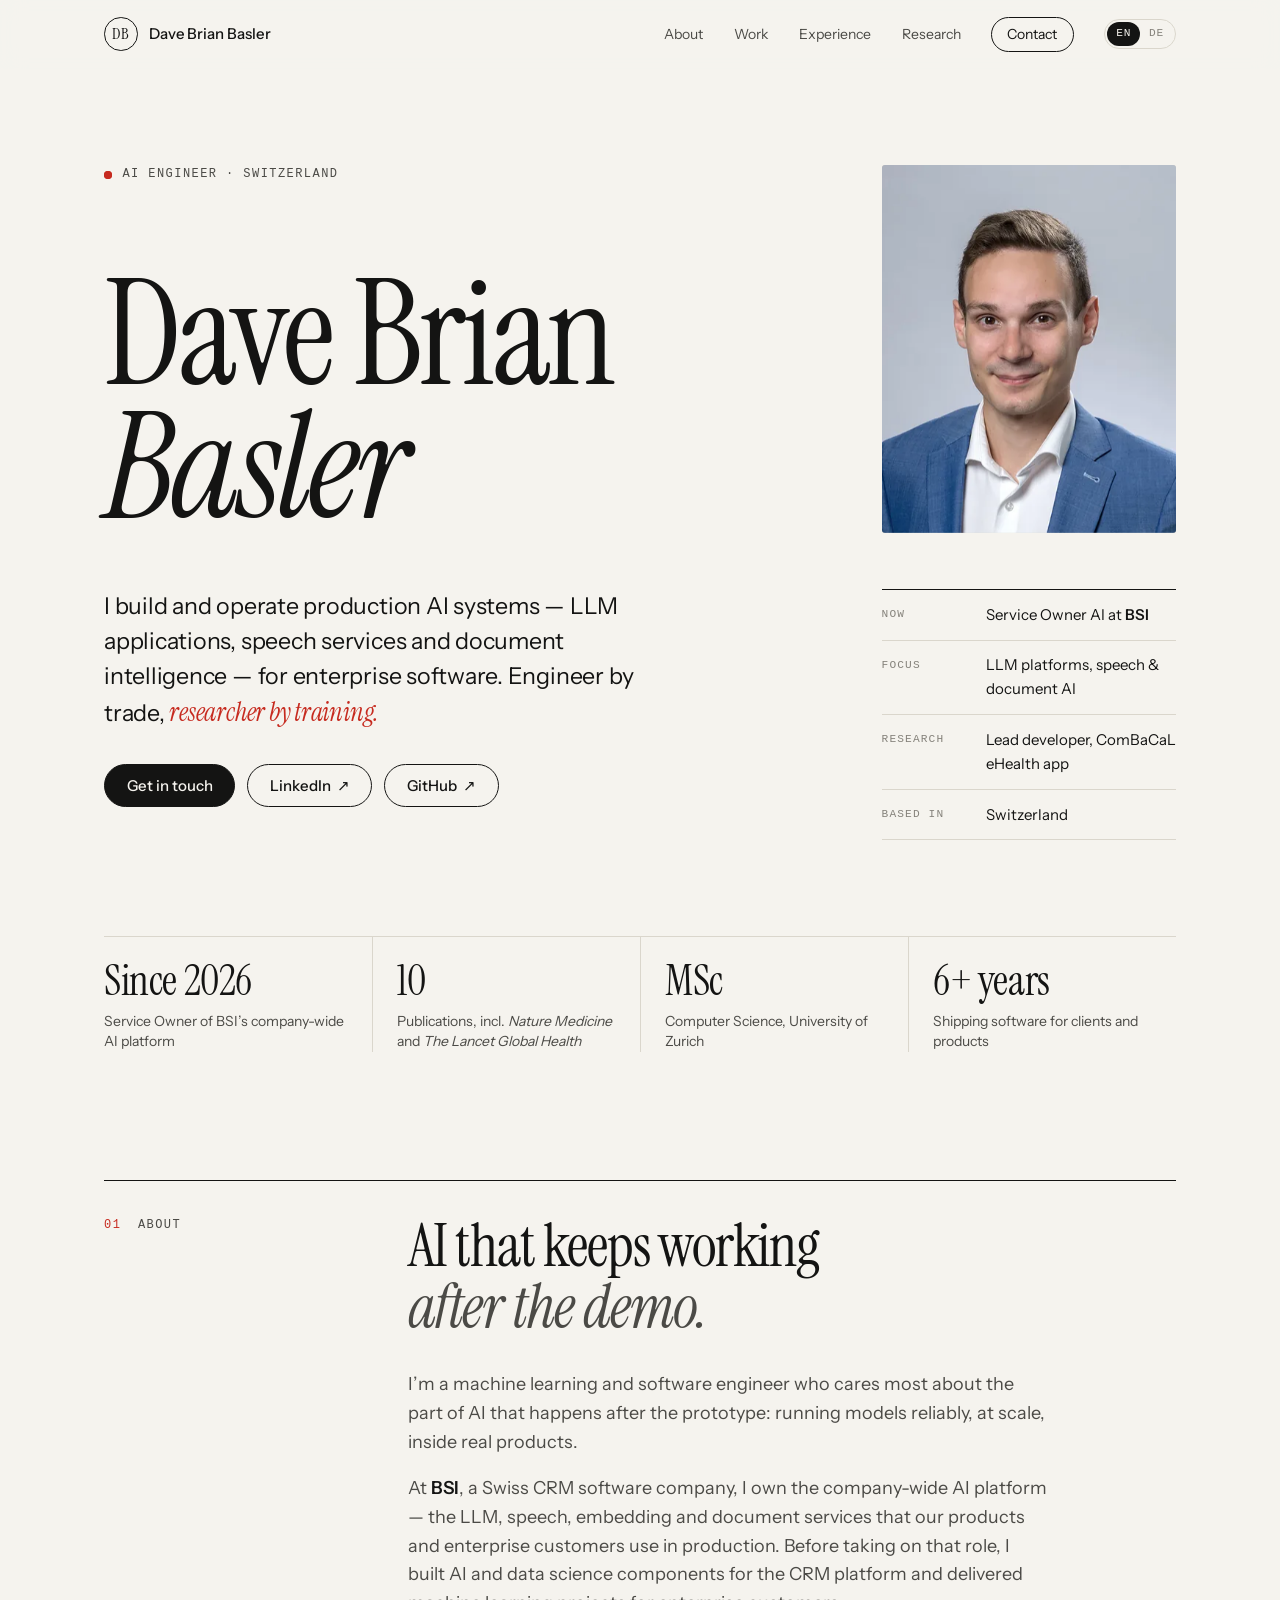
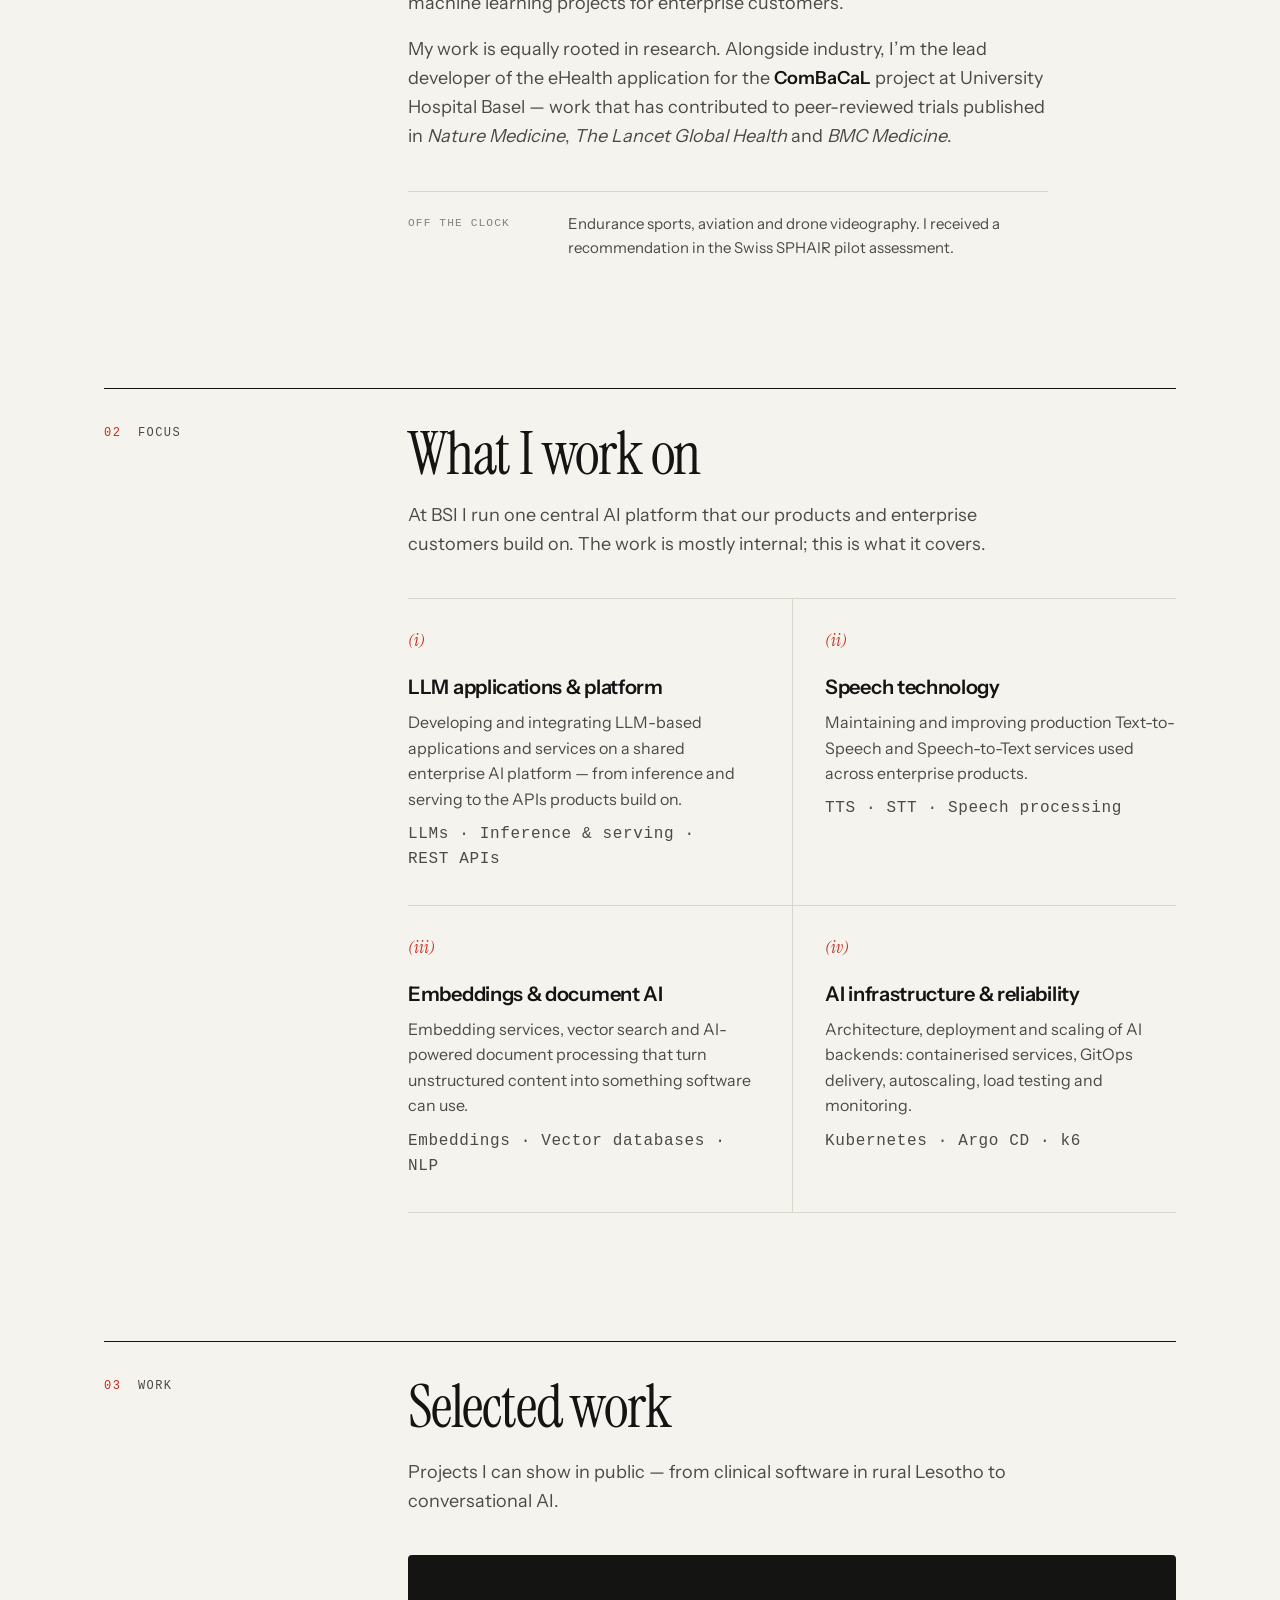
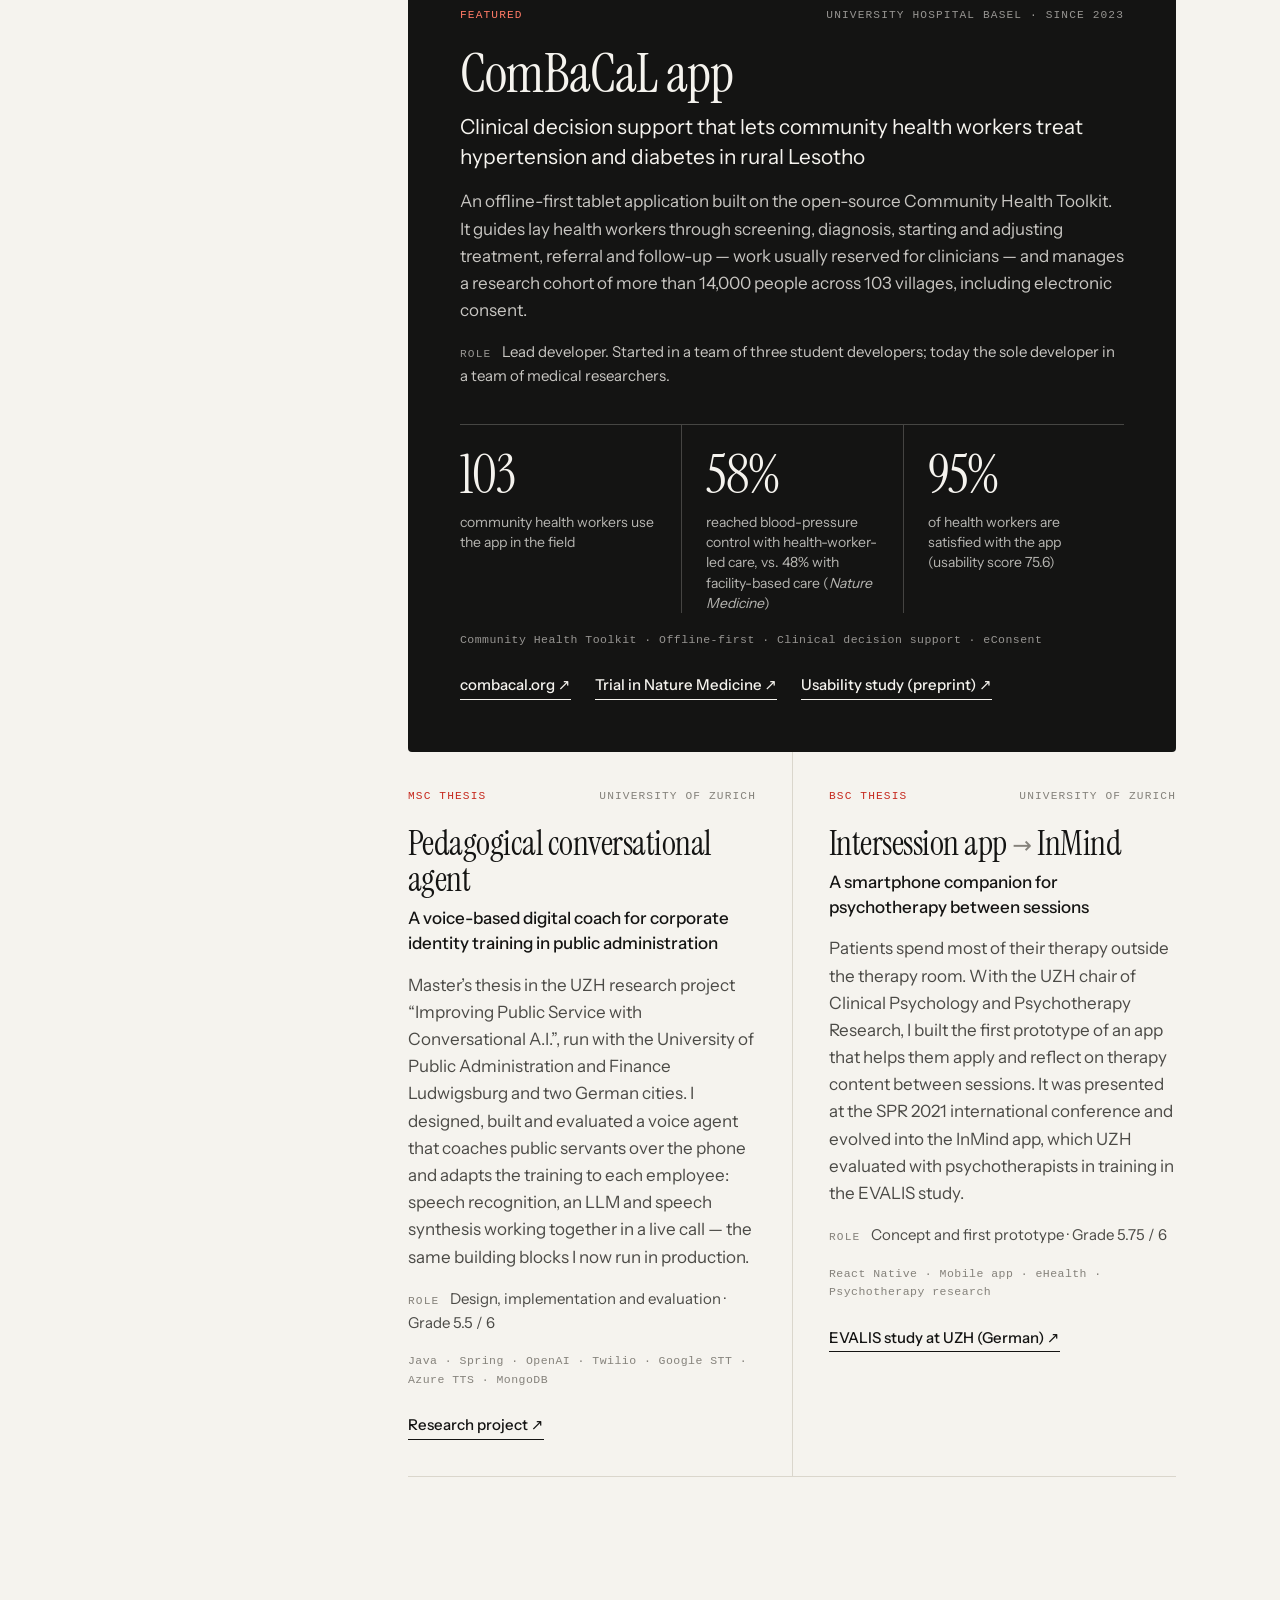
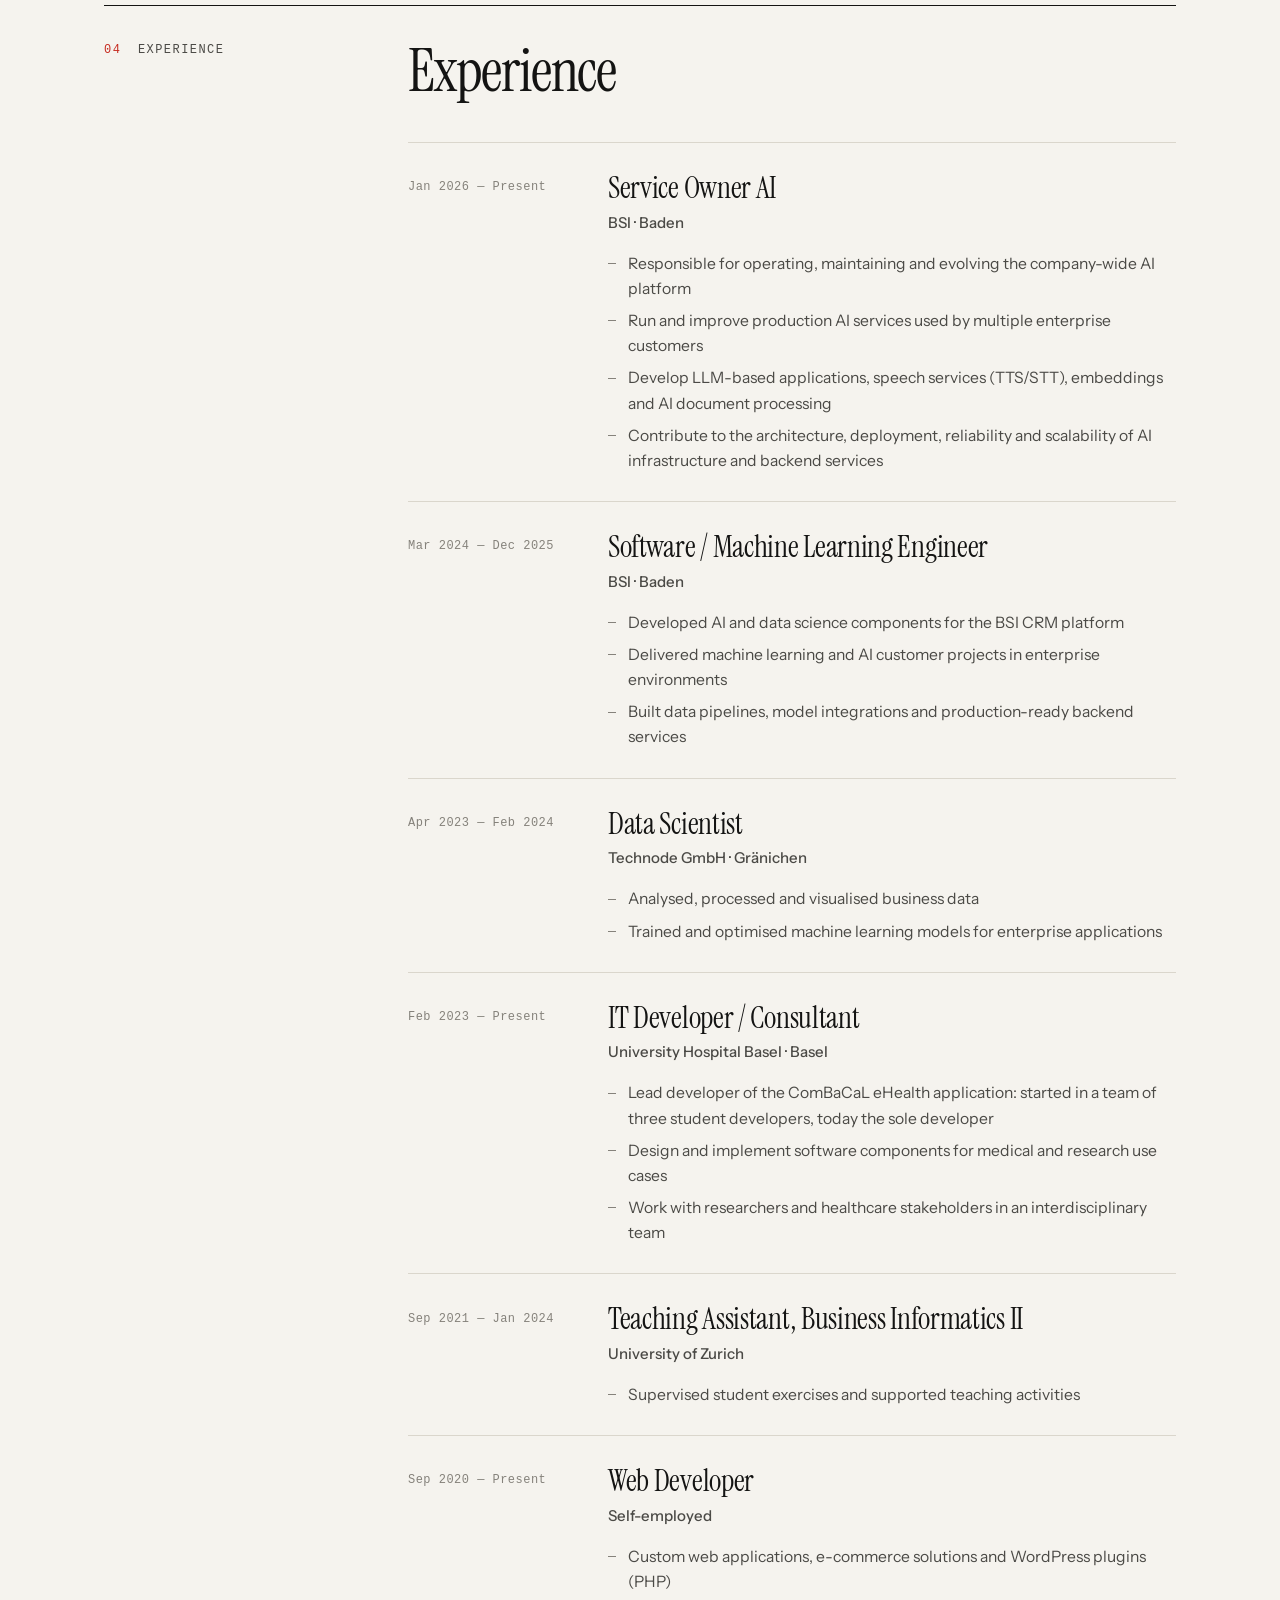
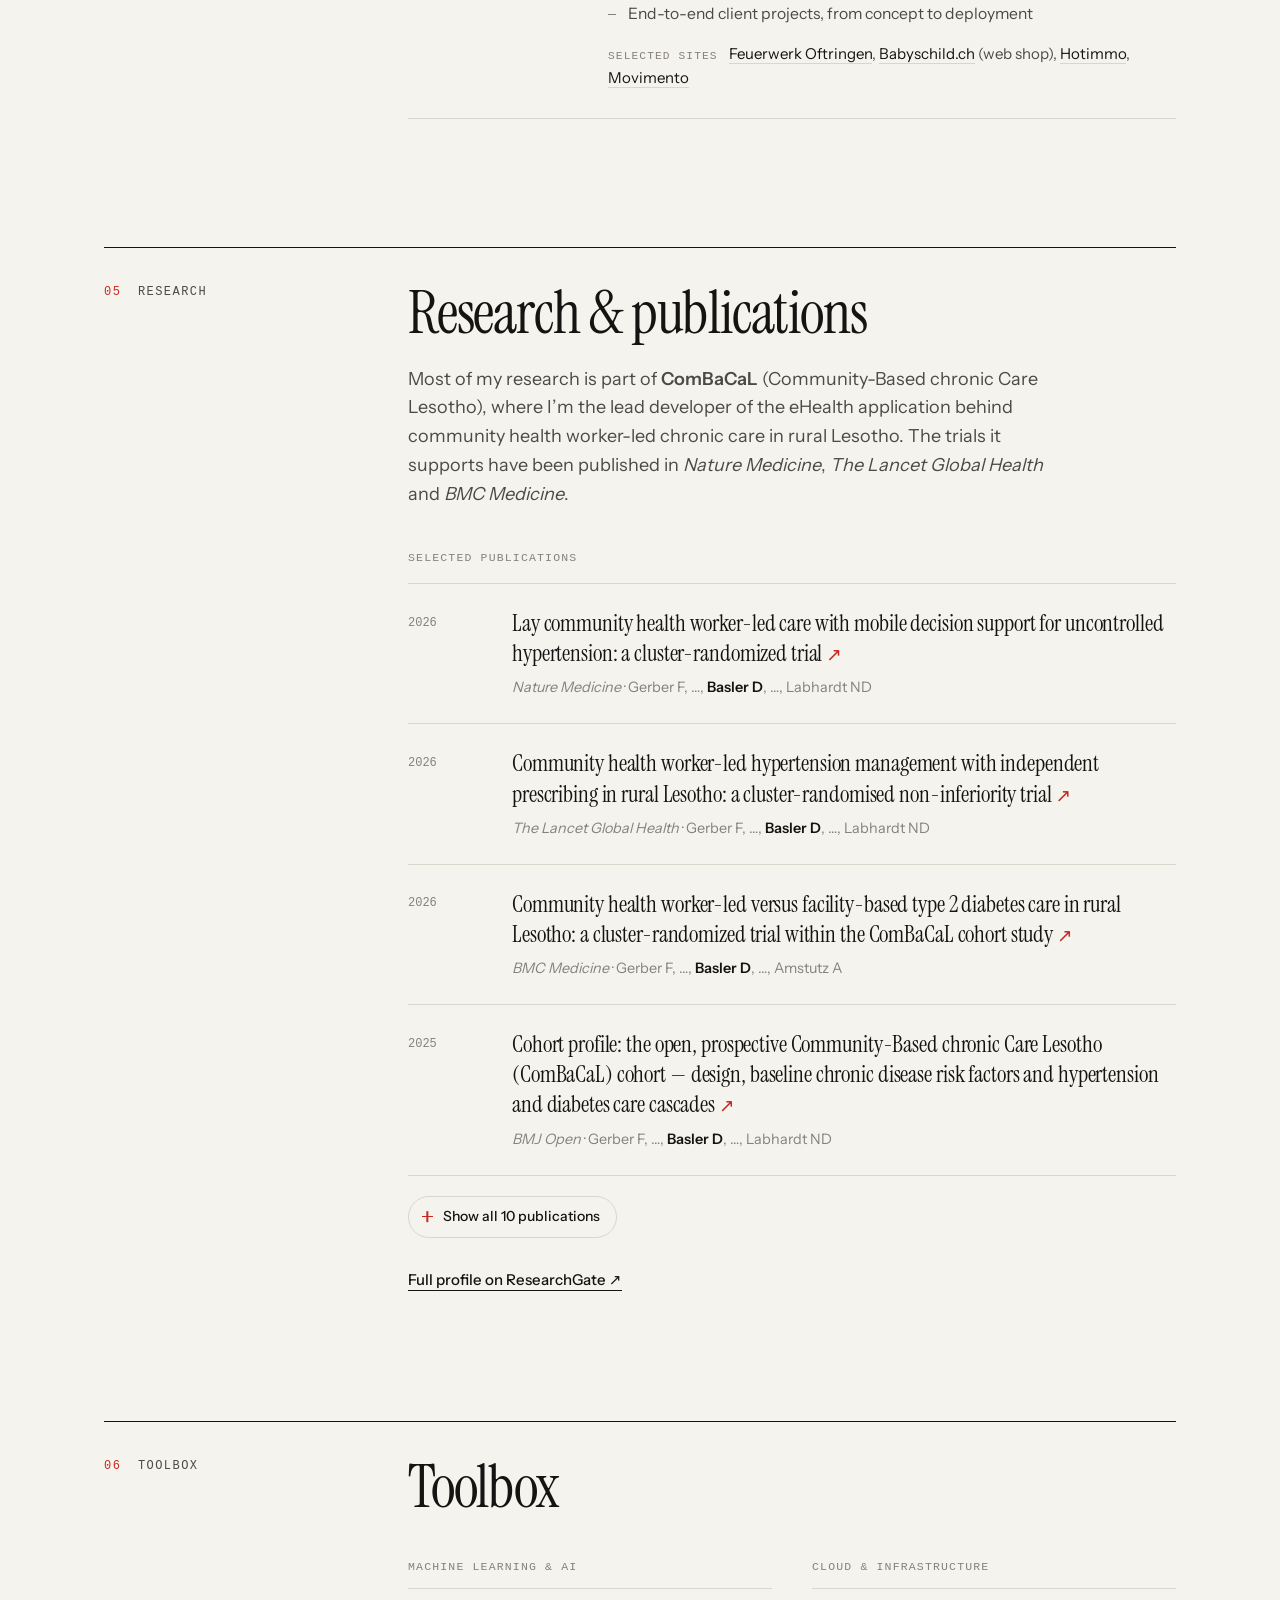
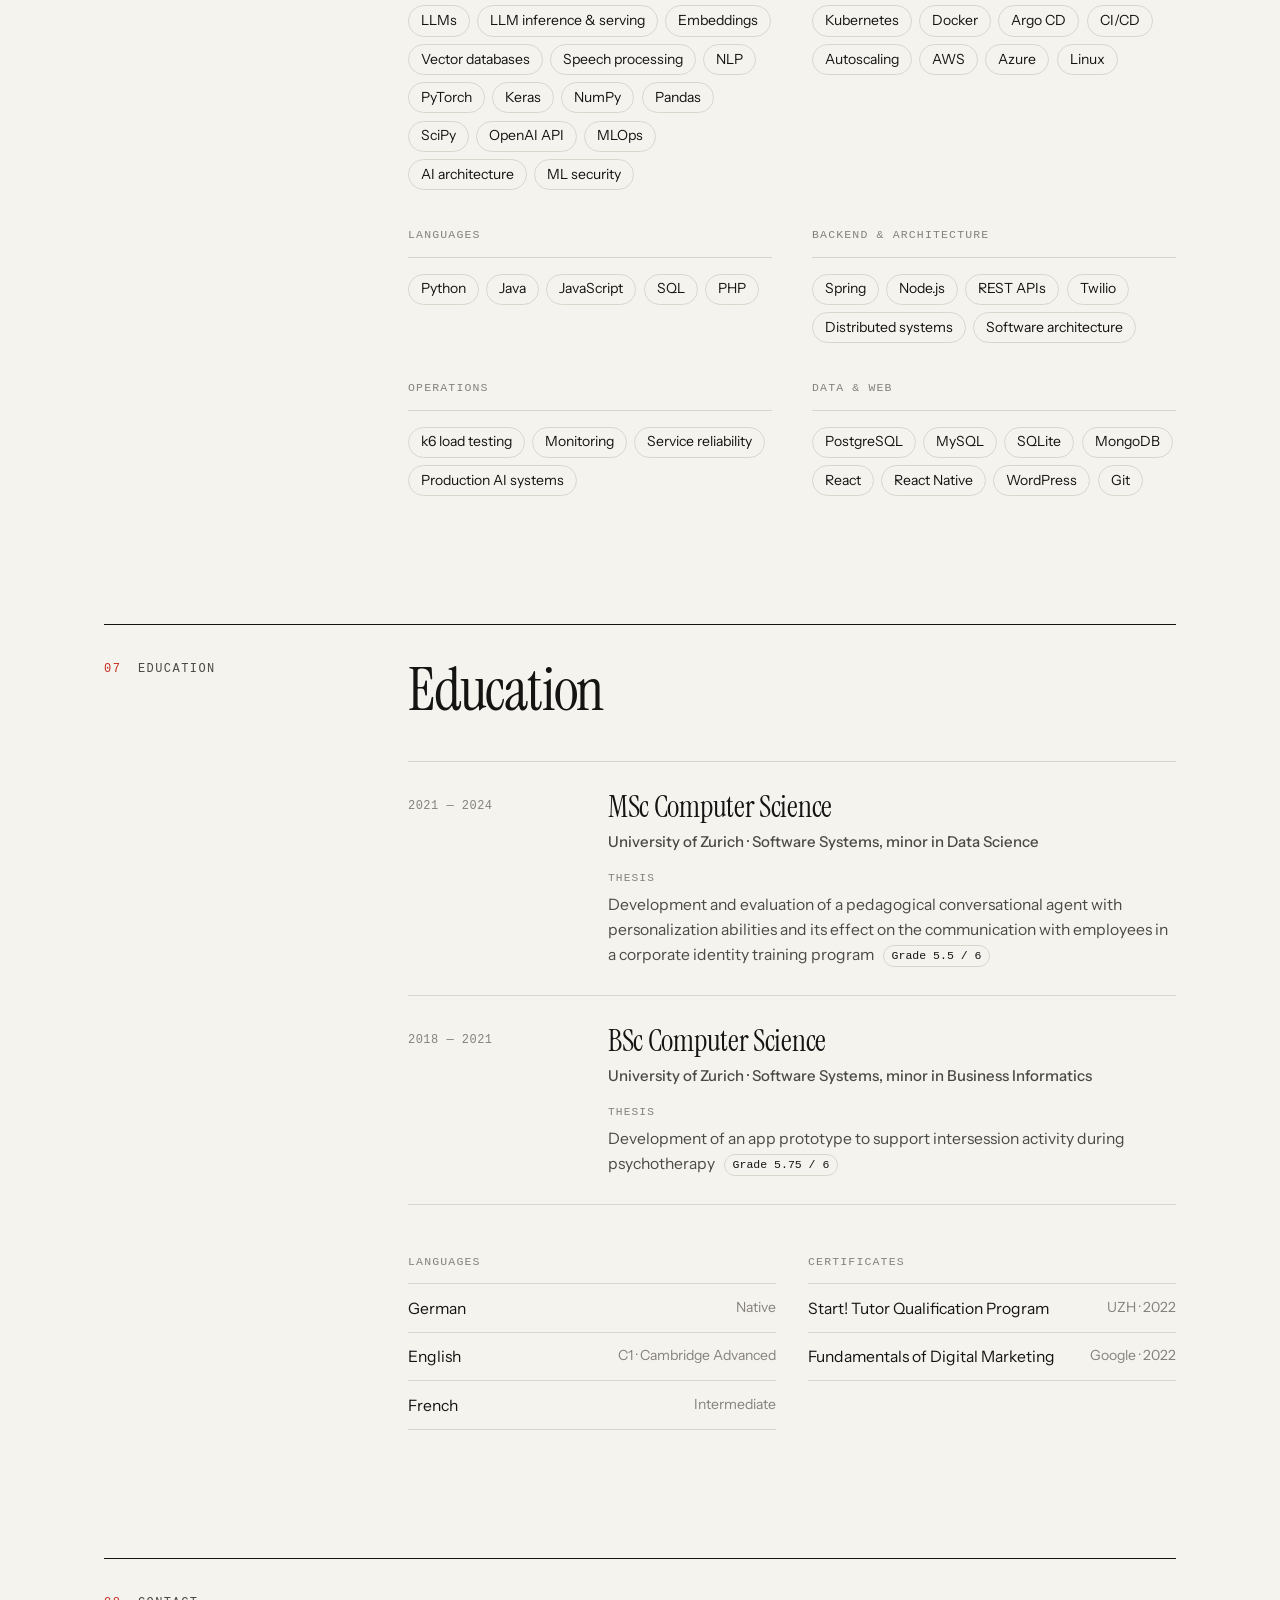
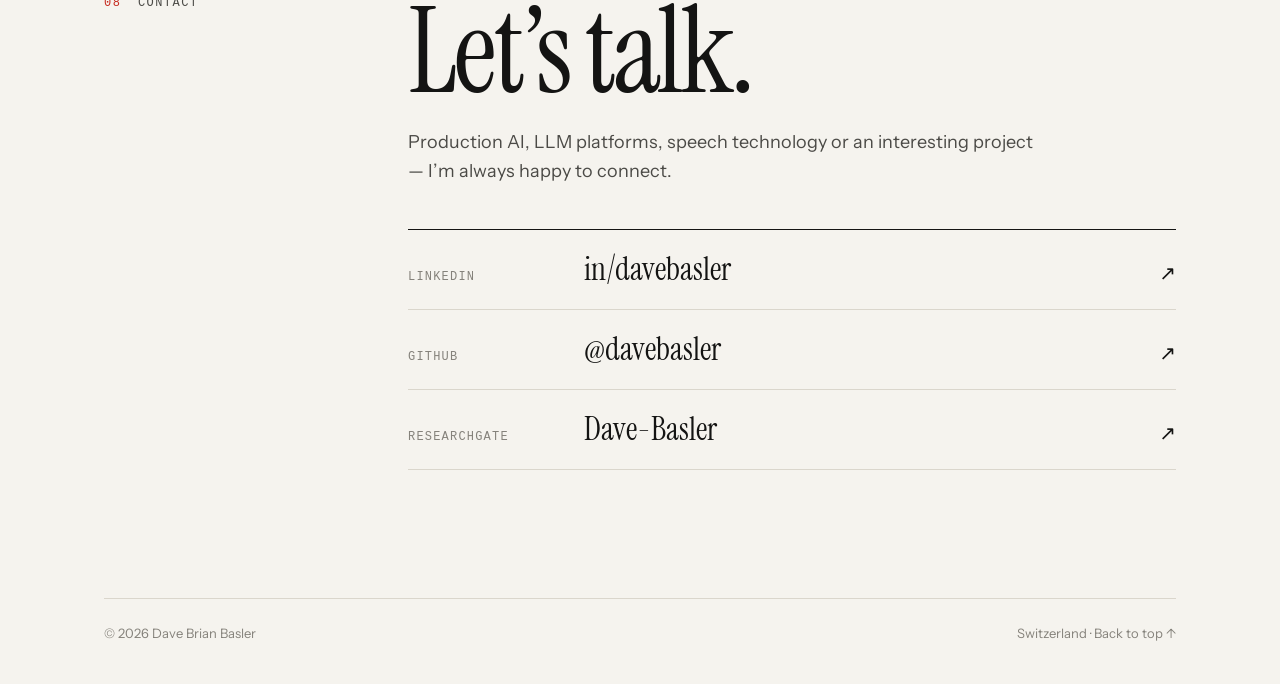
<file: index.html>
<!DOCTYPE html>
<html lang="en">
<head>
  <meta charset="utf-8">
  <meta name="viewport" content="width=device-width, initial-scale=1">

  <title>Dave Brian Basler — AI &amp; Machine Learning Engineer</title>
  <meta name="description" content="Dave Brian Basler is an AI and machine learning engineer in Switzerland who builds and operates production LLM, speech and document AI systems for enterprise software.">
  <meta name="author" content="Dave Brian Basler">
  <meta name="robots" content="index, follow">
  <link rel="canonical" href="https://davebasler.github.io/">
  <link rel="alternate" hreflang="en" href="https://davebasler.github.io/">
  <link rel="alternate" hreflang="de" href="https://davebasler.github.io/de/">
  <link rel="alternate" hreflang="x-default" href="https://davebasler.github.io/">

  <!-- Google Search Console: paste your verification tag here, then submit sitemap.xml -->
  <!-- <meta name="google-site-verification" content="REPLACE_ME"> -->

  <meta name="theme-color" content="#f5f3ee" media="(prefers-color-scheme: light)">
  <meta name="theme-color" content="#0f0f0e" media="(prefers-color-scheme: dark)">
  <meta name="color-scheme" content="light dark">

  <!-- Open Graph / social previews (LinkedIn, Slack, X, WhatsApp …) -->
  <meta property="og:type" content="profile">
  <meta property="og:site_name" content="Dave Brian Basler">
  <meta property="og:title" content="Dave Brian Basler — AI &amp; Machine Learning Engineer">
  <meta property="og:description" content="I build and operate production AI systems — LLM applications, speech services and document intelligence — for enterprise software.">
  <meta property="og:url" content="https://davebasler.github.io/">
  <meta property="og:image" content="https://davebasler.github.io/assets/og-image.png">
  <meta property="og:image:width" content="1200">
  <meta property="og:image:height" content="630">
  <meta property="og:image:alt" content="Dave Brian Basler — AI &amp; Machine Learning Engineer">
  <meta property="og:locale" content="en_US">
  <meta property="og:locale:alternate" content="de_CH">
  <meta property="profile:first_name" content="Dave">
  <meta property="profile:last_name" content="Basler">
  <meta name="twitter:card" content="summary_large_image">

  <link rel="icon" href="assets/favicon.svg" type="image/svg+xml">
  <link rel="icon" href="assets/favicon-32.png" sizes="32x32" type="image/png">
  <link rel="apple-touch-icon" href="assets/apple-touch-icon.png">

  <link rel="preload" href="assets/fonts/instrument-serif-400.woff2" as="font" type="font/woff2" crossorigin>
  <link rel="preload" href="assets/fonts/instrument-sans-variable.woff2" as="font" type="font/woff2" crossorigin>
  <link rel="preload" as="image" type="image/webp" href="assets/img/portrait-800.webp" imagesrcset="assets/img/portrait-400.webp 400w, assets/img/portrait-640.webp 640w, assets/img/portrait-800.webp 800w" imagesizes="(max-width: 760px) 8.5rem, (max-width: 960px) 13rem, 21rem">
  <link rel="stylesheet" href="style.css?v=20261116">
  <script>document.documentElement.classList.add("js")</script>

  <!-- Structured data: helps Google understand who this page is about -->
  <script type="application/ld+json">
  {
    "@context": "https://schema.org",
    "@type": "ProfilePage",
    "url": "https://davebasler.github.io/",
    "inLanguage": "en",
    "dateModified": "2026-11-16",
    "mainEntity": {
      "@type": "Person",
      "@id": "https://davebasler.github.io/#person",
      "name": "Dave Brian Basler",
      "alternateName": "Dave Basler",
      "givenName": "Dave",
      "additionalName": "Brian",
      "familyName": "Basler",
      "jobTitle": "Service Owner AI",
      "description": "AI and machine learning engineer building and operating production LLM, speech and document AI systems for enterprise software.",
      "url": "https://davebasler.github.io/",
      "image": "https://davebasler.github.io/assets/img/portrait-800.jpg",
      "address": { "@type": "PostalAddress", "addressCountry": "CH" },
      "worksFor": {
        "@type": "Organization",
        "name": "BSI Business Systems Integration AG",
        "url": "https://www.bsi-software.com"
      },
      "alumniOf": {
        "@type": "CollegeOrUniversity",
        "name": "University of Zurich",
        "url": "https://www.uzh.ch"
      },
      "knowsAbout": [
        "Machine Learning", "Large Language Models", "LLM Inference and Serving",
        "Speech Processing", "Text-to-Speech", "Speech-to-Text", "Embeddings",
        "Vector Databases", "MLOps", "Kubernetes", "Software Architecture", "eHealth"
      ],
      "knowsLanguage": ["de", "en", "fr"],
      "sameAs": [
        "https://ch.linkedin.com/in/davebasler",
        "https://github.com/davebasler",
        "https://www.researchgate.net/profile/Dave-Basler"
      ]
    }
  }
  </script>

  <!-- Analytics: intentionally disabled. See README.md → "Analytics" before enabling. -->
</head>
<body>
  <a class="skip-link" href="#main">Skip to content</a>

  <header class="site-header" id="top">
    <div class="wrap header-inner">
      <a class="brand" href="#top" aria-label="Dave Brian Basler, back to top">
        <span class="brand-mark" aria-hidden="true">DB</span>
        <span class="brand-name">Dave Brian Basler</span>
      </a>
      <div class="header-right">
        <nav aria-label="Sections">
          <ul class="nav-list">
            <li><a href="#about">About</a></li>
            <li><a href="#work">Work</a></li>
            <li><a href="#experience">Experience</a></li>
            <li><a href="#research">Research</a></li>
            <li><a class="nav-cta" href="#contact">Contact</a></li>
          </ul>
        </nav>
        <div class="lang-switch" role="group" aria-label="Language">
          <a href="./" hreflang="en" lang="en" aria-current="page" aria-label="English">EN</a>
          <a href="de/" hreflang="de" lang="de" aria-label="Deutsch">DE</a>
        </div>
      </div>
    </div>
  </header>

  <main id="main">
    <!-- ============ HERO ============ -->
    <section class="hero wrap" aria-labelledby="hero-title">
      <p class="eyebrow rise"><span class="pulse" aria-hidden="true"></span>AI Engineer · Switzerland</p>

      <h1 id="hero-title" class="hero-title rise rise-1">Dave Brian<br><span class="hero-title-last">Basler</span></h1>

      <figure class="portrait">
        <picture>
          <source type="image/webp" srcset="assets/img/portrait-400.webp 400w, assets/img/portrait-640.webp 640w, assets/img/portrait-800.webp 800w" sizes="(max-width: 760px) 8.5rem, (max-width: 960px) 13rem, 21rem">
          <img src="assets/img/portrait-800.jpg" alt="Portrait of Dave Brian Basler" width="800" height="1000" fetchpriority="high">
        </picture>
      </figure>

      <div class="hero-copy rise rise-2">
        <p class="lead">
          I build and operate production AI systems — LLM applications, speech services and
          document intelligence — for enterprise software. Engineer by trade,
          <em>researcher by training.</em>
        </p>
        <div class="actions">
          <a class="btn btn-primary" href="#contact">Get in touch</a>
          <a class="btn btn-ghost" href="https://ch.linkedin.com/in/davebasler" target="_blank" rel="noopener">LinkedIn <span aria-hidden="true">↗</span></a>
          <a class="btn btn-ghost" href="https://github.com/davebasler" target="_blank" rel="noopener">GitHub <span aria-hidden="true">↗</span></a>
        </div>
      </div>

      <dl class="now rise rise-3">
        <div><dt>Now</dt><dd>Service Owner AI at <strong>BSI</strong></dd></div>
        <div><dt>Focus</dt><dd>LLM platforms, speech &amp; document AI</dd></div>
        <div><dt>Research</dt><dd>Lead developer, ComBaCaL eHealth app</dd></div>
        <div><dt>Based in</dt><dd>Switzerland</dd></div>
      </dl>

      <ul class="facts rise rise-4">
        <li><span class="fact-value">Since 2026</span><span class="fact-label">Service Owner of BSI’s company-wide AI platform</span></li>
        <li><span class="fact-value">10</span><span class="fact-label">Publications, incl. <i>Nature Medicine</i> and <i>The Lancet Global Health</i></span></li>
        <li><span class="fact-value">MSc</span><span class="fact-label">Computer Science, University of Zurich</span></li>
        <li><span class="fact-value"><span data-years-since="2020-09">6</span>+ years</span><span class="fact-label">Shipping software for clients and products</span></li>
      </ul>
    </section>

    <!-- ============ 01 ABOUT ============ -->
    <section class="section wrap" id="about" aria-labelledby="about-title">
      <div class="section-label"><span class="num">01</span> About</div>
      <div class="section-body">
        <h2 id="about-title" class="section-title reveal">AI that keeps working <em>after the demo.</em></h2>
        <div class="prose reveal">
          <p>
            I’m a machine learning and software engineer who cares most about the part of AI that
            happens after the prototype: running models reliably, at scale, inside real products.
          </p>
          <p>
            At <strong>BSI</strong>, a Swiss CRM software company, I own the company-wide AI
            platform — the LLM, speech, embedding and document services that our products and
            enterprise customers use in production. Before taking on that role, I built AI and data
            science components for the CRM platform and delivered machine learning projects for
            enterprise customers.
          </p>
          <p>
            My work is equally rooted in research. Alongside industry, I’m the lead developer of the eHealth
            application for the <strong>ComBaCaL</strong> project at University Hospital Basel —
            work that has contributed to peer-reviewed trials published in <i>Nature Medicine</i>,
            <i>The Lancet Global Health</i> and <i>BMC Medicine</i>.
          </p>
        </div>
        <aside class="aside reveal" aria-label="Off the clock">
          <span class="aside-label">Off the clock</span>
          <p>Endurance sports, aviation and drone videography. I received a recommendation in the Swiss SPHAIR pilot assessment.</p>
        </aside>
      </div>
    </section>

    <!-- ============ 02 FOCUS ============ -->
    <section class="section wrap" id="focus" aria-labelledby="focus-title">
      <div class="section-label"><span class="num">02</span> Focus</div>
      <div class="section-body">
        <h2 id="focus-title" class="section-title reveal">What I work on</h2>
        <p class="section-intro reveal">At BSI I run one central AI platform that our products and enterprise customers build on. The work is mostly internal; this is what it covers.</p>
        <ol class="focus-grid">
          <li class="focus-item reveal">
            <h3>LLM applications &amp; platform</h3>
            <p>Developing and integrating LLM-based applications and services on a shared enterprise AI platform — from inference and serving to the APIs products build on.</p>
            <p class="tags">LLMs · Inference&nbsp;&amp;&nbsp;serving · REST&nbsp;APIs</p>
          </li>
          <li class="focus-item reveal">
            <h3>Speech technology</h3>
            <p>Maintaining and improving production Text-to-Speech and Speech-to-Text services used across enterprise products.</p>
            <p class="tags">TTS · STT · Speech&nbsp;processing</p>
          </li>
          <li class="focus-item reveal">
            <h3>Embeddings &amp; document AI</h3>
            <p>Embedding services, vector search and AI-powered document processing that turn unstructured content into something software can use.</p>
            <p class="tags">Embeddings · Vector&nbsp;databases · NLP</p>
          </li>
          <li class="focus-item reveal">
            <h3>AI infrastructure &amp; reliability</h3>
            <p>Architecture, deployment and scaling of AI backends: containerised services, GitOps delivery, autoscaling, load testing and monitoring.</p>
            <p class="tags">Kubernetes · Argo&nbsp;CD · k6</p>
          </li>
        </ol>
      </div>
    </section>

    <!-- ============ 03 WORK ============ -->
    <section class="section wrap" id="work" aria-labelledby="work-title">
      <div class="section-label"><span class="num">03</span> Work</div>
      <div class="section-body">
        <h2 id="work-title" class="section-title reveal">Selected work</h2>
        <p class="section-intro reveal">Projects I can show in public — from clinical software in rural Lesotho to conversational AI.</p>

        <article class="case case-featured reveal" aria-labelledby="case-combacal">
          <p class="case-meta"><span>Featured</span><span>University Hospital Basel · since 2023</span></p>
          <h3 id="case-combacal" class="case-title">ComBaCaL app</h3>
          <p class="case-sub">Clinical decision support that lets community health workers treat hypertension and diabetes in rural Lesotho</p>
          <p class="case-text">An offline-first tablet application built on the open-source Community Health Toolkit. It guides lay health workers through screening, diagnosis, starting and adjusting treatment, referral and follow-up — work usually reserved for clinicians — and manages a research cohort of more than 14,000 people across 103 villages, including electronic consent.</p>
          <p class="case-role"><span>Role</span> Lead developer. Started in a team of three student developers; today the sole developer in a team of medical researchers.</p>
          <ul class="case-stats">
            <li><span class="stat-value">103</span><span class="stat-label">community health workers use the app in the field</span></li>
            <li><span class="stat-value">58%</span><span class="stat-label">reached blood-pressure control with health-worker-led care, vs. 48% with facility-based care (<i>Nature Medicine</i>)</span></li>
            <li><span class="stat-value">95%</span><span class="stat-label">of health workers are satisfied with the app (usability score 75.6)</span></li>
          </ul>
          <p class="tags">Community&nbsp;Health&nbsp;Toolkit · Offline-first · Clinical&nbsp;decision&nbsp;support · eConsent</p>
          <p class="case-links">
            <a href="https://www.combacal.org/" target="_blank" rel="noopener">combacal.org <span aria-hidden="true">↗</span></a>
            <a href="https://doi.org/10.1038/s41591-026-04208-w" target="_blank" rel="noopener">Trial in Nature Medicine <span aria-hidden="true">↗</span></a>
            <a href="https://doi.org/10.64898/2026.11.03.26367148" target="_blank" rel="noopener">Usability study (preprint) <span aria-hidden="true">↗</span></a>
          </p>
        </article>

        <div class="cases">
          <article class="case reveal" aria-labelledby="case-agent">
            <p class="case-meta"><span>MSc thesis</span><span>University of Zurich</span></p>
            <h3 id="case-agent" class="case-title">Pedagogical conversational agent</h3>
            <p class="case-sub">A voice-based digital coach for corporate identity training in public administration</p>
            <p class="case-text">Master’s thesis in the UZH research project “Improving Public Service with Conversational A.I.”, run with the University of Public Administration and Finance Ludwigsburg and two German cities. I designed, built and evaluated a voice agent that coaches public servants over the phone and adapts the training to each employee: speech recognition, an LLM and speech synthesis working together in a live call — the same building blocks I now run in production.</p>
            <p class="case-role"><span>Role</span> Design, implementation and evaluation · Grade&nbsp;5.5&nbsp;/&nbsp;6</p>
            <p class="tags">Java · Spring · OpenAI · Twilio · Google&nbsp;STT · Azure&nbsp;TTS · MongoDB</p>
            <p class="case-links">
              <a href="https://www.ifi.uzh.ch/en/imrg/research/completed-projects/erreichbarkeitstrainer.html" target="_blank" rel="noopener">Research project <span aria-hidden="true">↗</span></a>
            </p>
          </article>
          <article class="case reveal" aria-labelledby="case-evalis">
            <p class="case-meta"><span>BSc thesis</span><span>University of Zurich</span></p>
            <h3 id="case-evalis" class="case-title">Intersession app <span class="arrow">→</span> InMind</h3>
            <p class="case-sub">A smartphone companion for psychotherapy between sessions</p>
            <p class="case-text">Patients spend most of their therapy outside the therapy room. With the UZH chair of Clinical Psychology and Psychotherapy Research, I built the first prototype of an app that helps them apply and reflect on therapy content between sessions. It was presented at the SPR 2021 international conference and evolved into the InMind app, which UZH evaluated with psychotherapists in training in the EVALIS study.</p>
            <p class="case-role"><span>Role</span> Concept and first prototype · Grade&nbsp;5.75&nbsp;/&nbsp;6</p>
            <p class="tags">React&nbsp;Native · Mobile&nbsp;app · eHealth · Psychotherapy&nbsp;research</p>
            <p class="case-links">
              <a href="https://www.psychologie.uzh.ch/de/bereiche/hea/klipfor/forschung/forschungsprojekte/InterAkt/EVALIS--Evaluation-einer-Smartphone-App-zur-Unterst%C3%BCtzung-von-Intersession-Prozessen-in-der-Psychotherapie.html" target="_blank" rel="noopener">EVALIS study at UZH (German) <span aria-hidden="true">↗</span></a>
            </p>
          </article>
        </div>
      </div>
    </section>

    <!-- ============ 04 EXPERIENCE ============ -->
    <section class="section wrap" id="experience" aria-labelledby="experience-title">
      <div class="section-label"><span class="num">04</span> Experience</div>
      <div class="section-body">
        <h2 id="experience-title" class="section-title reveal">Experience</h2>

        <ol class="timeline">
          <li class="entry reveal">
            <p class="entry-date"><time datetime="2026-01">Jan 2026</time> — Present</p>
            <div class="entry-body">
              <h3 class="entry-title">Service Owner AI</h3>
              <p class="entry-org">BSI · Baden</p>
              <ul class="entry-points">
                <li>Responsible for operating, maintaining and evolving the company-wide AI platform</li>
                <li>Run and improve production AI services used by multiple enterprise customers</li>
                <li>Develop LLM-based applications, speech services (TTS/STT), embeddings and AI document processing</li>
                <li>Contribute to the architecture, deployment, reliability and scalability of AI infrastructure and backend services</li>
              </ul>
            </div>
          </li>

          <li class="entry reveal">
            <p class="entry-date"><time datetime="2024-03">Mar 2024</time> — <time datetime="2025-12">Dec 2025</time></p>
            <div class="entry-body">
              <h3 class="entry-title">Software / Machine Learning Engineer</h3>
              <p class="entry-org">BSI · Baden</p>
              <ul class="entry-points">
                <li>Developed AI and data science components for the BSI CRM platform</li>
                <li>Delivered machine learning and AI customer projects in enterprise environments</li>
                <li>Built data pipelines, model integrations and production-ready backend services</li>
              </ul>
            </div>
          </li>

          <li class="entry reveal">
            <p class="entry-date"><time datetime="2023-04">Apr 2023</time> — <time datetime="2024-02">Feb 2024</time></p>
            <div class="entry-body">
              <h3 class="entry-title">Data Scientist</h3>
              <p class="entry-org">Technode GmbH · Gränichen</p>
              <ul class="entry-points">
                <li>Analysed, processed and visualised business data</li>
                <li>Trained and optimised machine learning models for enterprise applications</li>
              </ul>
            </div>
          </li>

          <li class="entry reveal">
            <p class="entry-date"><time datetime="2023-02">Feb 2023</time> — Present</p>
            <div class="entry-body">
              <h3 class="entry-title">IT Developer / Consultant</h3>
              <p class="entry-org">University Hospital Basel · Basel</p>
              <ul class="entry-points">
                <li>Lead developer of the ComBaCaL eHealth application: started in a team of three student developers, today the sole developer</li>
                <li>Design and implement software components for medical and research use cases</li>
                <li>Work with researchers and healthcare stakeholders in an interdisciplinary team</li>
              </ul>
            </div>
          </li>

          <li class="entry reveal">
            <p class="entry-date"><time datetime="2021-09">Sep 2021</time> — <time datetime="2024-01">Jan 2024</time></p>
            <div class="entry-body">
              <h3 class="entry-title">Teaching Assistant, Business Informatics II</h3>
              <p class="entry-org">University of Zurich</p>
              <ul class="entry-points">
                <li>Supervised student exercises and supported teaching activities</li>
              </ul>
            </div>
          </li>

          <li class="entry reveal">
            <p class="entry-date"><time datetime="2020-09">Sep 2020</time> — Present</p>
            <div class="entry-body">
              <h3 class="entry-title">Web Developer</h3>
              <p class="entry-org">Self-employed</p>
              <ul class="entry-points">
                <li>Custom web applications, e-commerce solutions and WordPress plugins (PHP)</li>
                <li>End-to-end client projects, from concept to deployment</li>
              </ul>
              <p class="entry-links"><span>Selected sites</span> <a href="https://feuerwerk-oftringen.ch/" target="_blank" rel="noopener">Feuerwerk Oftringen</a>, <a href="https://babyschild.ch/" target="_blank" rel="noopener">Babyschild.ch</a> (web shop), <a href="https://hotimmo.ch/" target="_blank" rel="noopener">Hotimmo</a>, <a href="https://movimento-mele.ch/" target="_blank" rel="noopener">Movimento</a></p>
            </div>
          </li>
        </ol>
      </div>
    </section>

    <!-- ============ 05 RESEARCH ============ -->
    <section class="section wrap" id="research" aria-labelledby="research-title">
      <div class="section-label"><span class="num">05</span> Research</div>
      <div class="section-body">
        <h2 id="research-title" class="section-title reveal">Research &amp; publications</h2>
        <p class="section-intro reveal">
          Most of my research is part of <strong>ComBaCaL</strong> (Community-Based chronic Care Lesotho), where
          I’m the lead developer of the eHealth application behind community health worker-led chronic care in rural Lesotho.
          The trials it supports have been published in <i>Nature Medicine</i>, <i>The Lancet Global Health</i>
          and <i>BMC Medicine</i>.
        </p>

        <h3 class="pubs-heading reveal">Selected publications</h3>
        <ol class="pubs">
          <li class="pub reveal">
            <span class="pub-year">2026</span>
            <div>
              <a class="pub-title" href="https://doi.org/10.1038/s41591-026-04208-w" target="_blank" rel="noopener">Lay community health worker-led care with mobile decision support for uncontrolled hypertension: a cluster-randomized trial <span aria-hidden="true">↗</span></a>
              <p class="pub-meta"><i>Nature Medicine</i> · Gerber F, …, <b>Basler D</b>, …, Labhardt ND</p>
            </div>
          </li>
          <li class="pub reveal">
            <span class="pub-year">2026</span>
            <div>
              <a class="pub-title" href="https://doi.org/10.1016/j.langlo.2026.104096" target="_blank" rel="noopener">Community health worker-led hypertension management with independent prescribing in rural Lesotho: a cluster-randomised non-inferiority trial <span aria-hidden="true">↗</span></a>
              <p class="pub-meta"><i>The Lancet Global Health</i> · Gerber F, …, <b>Basler D</b>, …, Labhardt ND</p>
            </div>
          </li>
          <li class="pub reveal">
            <span class="pub-year">2026</span>
            <div>
              <a class="pub-title" href="https://doi.org/10.1186/s12916-026-04943-4" target="_blank" rel="noopener">Community health worker-led versus facility-based type 2 diabetes care in rural Lesotho: a cluster-randomized trial within the ComBaCaL cohort study <span aria-hidden="true">↗</span></a>
              <p class="pub-meta"><i>BMC Medicine</i> · Gerber F, …, <b>Basler D</b>, …, Amstutz A</p>
            </div>
          </li>
          <li class="pub reveal">
            <span class="pub-year">2025</span>
            <div>
              <a class="pub-title" href="https://doi.org/10.1136/bmjopen-2024-093852" target="_blank" rel="noopener">Cohort profile: the open, prospective Community-Based chronic Care Lesotho (ComBaCaL) cohort — design, baseline chronic disease risk factors and hypertension and diabetes care cascades <span aria-hidden="true">↗</span></a>
              <p class="pub-meta"><i>BMJ Open</i> · Gerber F, …, <b>Basler D</b>, …, Labhardt ND</p>
            </div>
          </li>
        </ol>

        <details class="pubs-more reveal">
          <summary><span class="pm-icon" aria-hidden="true"></span><span class="pm-closed">Show all 10 publications</span><span class="pm-open">Show fewer</span></summary>
          <ol class="pubs pubs-compact">
            <li class="pub">
              <span class="pub-year">2026</span>
              <div>
                <a class="pub-title" href="https://doi.org/10.64898/2026.11.03.26367148" target="_blank" rel="noopener">Community health workers’ experiences with a digital clinical decision support system for longitudinal hypertension and diabetes care in rural Lesotho: a mixed-methods study <span aria-hidden="true">↗</span></a>
                <p class="pub-meta">Preprint · <i>medRxiv</i> · Gerber F, …, <b>Basler D</b>, …, Amstutz A</p>
              </div>
            </li>
            <li class="pub">
              <span class="pub-year">2025</span>
              <div>
                <a class="pub-title" href="https://doi.org/10.5334/aogh.4738" target="_blank" rel="noopener">Feasibility and acceptability of diabetes and hypertension screening and diagnosis by community health workers in rural Lesotho: a mixed-methods pilot study <span aria-hidden="true">↗</span></a>
                <p class="pub-meta"><i>Annals of Global Health</i> · Lejone TI, …, <b>Basler D</b>, …, Labhardt ND</p>
              </div>
            </li>
            <li class="pub">
              <span class="pub-year">2024</span>
              <div>
                <a class="pub-title" href="https://doi.org/10.1186/s13063-024-08226-2" target="_blank" rel="noopener">Community-based management of arterial hypertension and cardiovascular risk factors by lay village health workers in rural Lesotho: joint protocol for two cluster-randomized trials within the ComBaCaL cohort study <span aria-hidden="true">↗</span></a>
                <p class="pub-meta"><i>Trials</i> · Gerber F, …, <b>Basler D</b>, …, Amstutz A</p>
              </div>
            </li>
            <li class="pub">
              <span class="pub-year">2024</span>
              <div>
                <a class="pub-title" href="https://doi.org/10.1177/20552076241288757" target="_blank" rel="noopener">eConsent administered by community health workers in a study using the Trials within Cohorts (TwiCs) design — experiences from the ComBaCaL project <span aria-hidden="true">↗</span></a>
                <p class="pub-meta"><i>Digital Health</i> · Gerber F, …, <b>Basler D</b>, …, Amstutz A</p>
              </div>
            </li>
            <li class="pub">
              <span class="pub-year">2023</span>
              <div>
                <a class="pub-title" href="https://doi.org/10.1186/s13063-023-07729-8" target="_blank" rel="noopener">Community-based type 2 diabetes care by lay village health workers in rural Lesotho: protocol for a cluster-randomized trial within the ComBaCaL cohort study <span aria-hidden="true">↗</span></a>
                <p class="pub-meta"><i>Trials</i> · Gerber F, …, <b>Basler D</b>, …, Amstutz A</p>
              </div>
            </li>
            <li class="pub">
              <span class="pub-year">2021</span>
              <div>
                <p class="pub-title">Development of a trans-diagnostic mobile app to support intersession processes in psychotherapy</p>
                <p class="pub-meta">Conference · <i>52nd Annual International Conference of the Society for Psychotherapy Research</i> · Jinashvili G, <b>Basler D</b>, et al.</p>
              </div>
            </li>
          </ol>
        </details>

        <p class="more reveal"><a href="https://www.researchgate.net/profile/Dave-Basler/research" target="_blank" rel="noopener">Full profile on ResearchGate <span aria-hidden="true">↗</span></a></p>
      </div>
    </section>

    <!-- ============ 06 TOOLBOX ============ -->
    <section class="section wrap" id="toolbox" aria-labelledby="toolbox-title">
      <div class="section-label"><span class="num">06</span> Toolbox</div>
      <div class="section-body">
        <h2 id="toolbox-title" class="section-title reveal">Toolbox</h2>
        <dl class="skills">
          <div class="skill-group reveal">
            <dt>Machine learning &amp; AI</dt>
            <dd><ul class="chips">
              <li>LLMs</li><li>LLM inference &amp; serving</li><li>Embeddings</li><li>Vector databases</li>
              <li>Speech processing</li><li>NLP</li><li>PyTorch</li><li>Keras</li><li>NumPy</li><li>Pandas</li>
              <li>SciPy</li><li>OpenAI API</li><li>MLOps</li><li>AI architecture</li><li>ML security</li>
            </ul></dd>
          </div>
          <div class="skill-group reveal">
            <dt>Cloud &amp; infrastructure</dt>
            <dd><ul class="chips">
              <li>Kubernetes</li><li>Docker</li><li>Argo CD</li><li>CI/CD</li><li>Autoscaling</li>
              <li>AWS</li><li>Azure</li><li>Linux</li>
            </ul></dd>
          </div>
          <div class="skill-group reveal">
            <dt>Languages</dt>
            <dd><ul class="chips">
              <li>Python</li><li>Java</li><li>JavaScript</li><li>SQL</li><li>PHP</li>
            </ul></dd>
          </div>
          <div class="skill-group reveal">
            <dt>Backend &amp; architecture</dt>
            <dd><ul class="chips">
              <li>Spring</li><li>Node.js</li><li>REST APIs</li><li>Twilio</li><li>Distributed systems</li><li>Software architecture</li>
            </ul></dd>
          </div>
          <div class="skill-group reveal">
            <dt>Operations</dt>
            <dd><ul class="chips">
              <li>k6 load testing</li><li>Monitoring</li><li>Service reliability</li><li>Production AI systems</li>
            </ul></dd>
          </div>
          <div class="skill-group reveal">
            <dt>Data &amp; web</dt>
            <dd><ul class="chips">
              <li>PostgreSQL</li><li>MySQL</li><li>SQLite</li><li>MongoDB</li><li>React</li><li>React Native</li><li>WordPress</li><li>Git</li>
            </ul></dd>
          </div>
        </dl>
      </div>
    </section>

    <!-- ============ 07 EDUCATION ============ -->
    <section class="section wrap" id="education" aria-labelledby="education-title">
      <div class="section-label"><span class="num">07</span> Education</div>
      <div class="section-body">
        <h2 id="education-title" class="section-title reveal">Education</h2>

        <ol class="timeline">
          <li class="entry reveal">
            <p class="entry-date"><time datetime="2021-09">2021</time> — <time datetime="2024-02">2024</time></p>
            <div class="entry-body">
              <h3 class="entry-title">MSc Computer Science</h3>
              <p class="entry-org">University of Zurich · Software Systems, minor in Data Science</p>
              <p class="thesis"><span>Thesis</span> Development and evaluation of a pedagogical conversational agent with personalization abilities and its effect on the communication with employees in a corporate identity training program <span class="grade">Grade&nbsp;5.5&nbsp;/&nbsp;6</span></p>
            </div>
          </li>
          <li class="entry reveal">
            <p class="entry-date"><time datetime="2018-09">2018</time> — <time datetime="2021-09">2021</time></p>
            <div class="entry-body">
              <h3 class="entry-title">BSc Computer Science</h3>
              <p class="entry-org">University of Zurich · Software Systems, minor in Business Informatics</p>
              <p class="thesis"><span>Thesis</span> Development of an app prototype to support intersession activity during psychotherapy <span class="grade">Grade&nbsp;5.75&nbsp;/&nbsp;6</span></p>
            </div>
          </li>
        </ol>

        <div class="extras">
          <div class="extra reveal">
            <h3>Languages</h3>
            <ul>
              <li>German <span>Native</span></li>
              <li>English <span>C1 · Cambridge Advanced</span></li>
              <li>French <span>Intermediate</span></li>
            </ul>
          </div>
          <div class="extra reveal">
            <h3>Certificates</h3>
            <ul>
              <li>Start! Tutor Qualification Program <span>UZH · 2022</span></li>
              <li>Fundamentals of Digital Marketing <span>Google · 2022</span></li>
            </ul>
          </div>
        </div>
      </div>
    </section>

    <!-- ============ 08 CONTACT ============ -->
    <section class="section wrap contact" id="contact" aria-labelledby="contact-title">
      <div class="section-label"><span class="num">08</span> Contact</div>
      <div class="section-body">
        <h2 id="contact-title" class="contact-title reveal">Let’s talk.</h2>
        <p class="section-intro reveal">
          Production AI, LLM platforms, speech technology or an interesting project — I’m always happy to connect.
        </p>
        <ul class="contact-links reveal">
          <li><a href="https://ch.linkedin.com/in/davebasler" target="_blank" rel="noopener"><span class="cl-label">LinkedIn</span><span class="cl-value">in/davebasler</span><span class="cl-arrow" aria-hidden="true">↗</span></a></li>
          <li><a href="https://github.com/davebasler" target="_blank" rel="noopener"><span class="cl-label">GitHub</span><span class="cl-value">@davebasler</span><span class="cl-arrow" aria-hidden="true">↗</span></a></li>
          <li><a href="https://www.researchgate.net/profile/Dave-Basler" target="_blank" rel="noopener"><span class="cl-label">ResearchGate</span><span class="cl-value">Dave-Basler</span><span class="cl-arrow" aria-hidden="true">↗</span></a></li>
        </ul>
      </div>
    </section>
  </main>

  <footer class="site-footer">
    <div class="wrap">
      <div class="footer-inner">
        <p>© <span data-year>2026</span> Dave Brian Basler</p>
        <p>Switzerland · <a href="#top">Back to top ↑</a></p>
      </div>
    </div>
  </footer>

  <script src="script.js?v=20261116" defer></script>
</body>
</html>
</file>
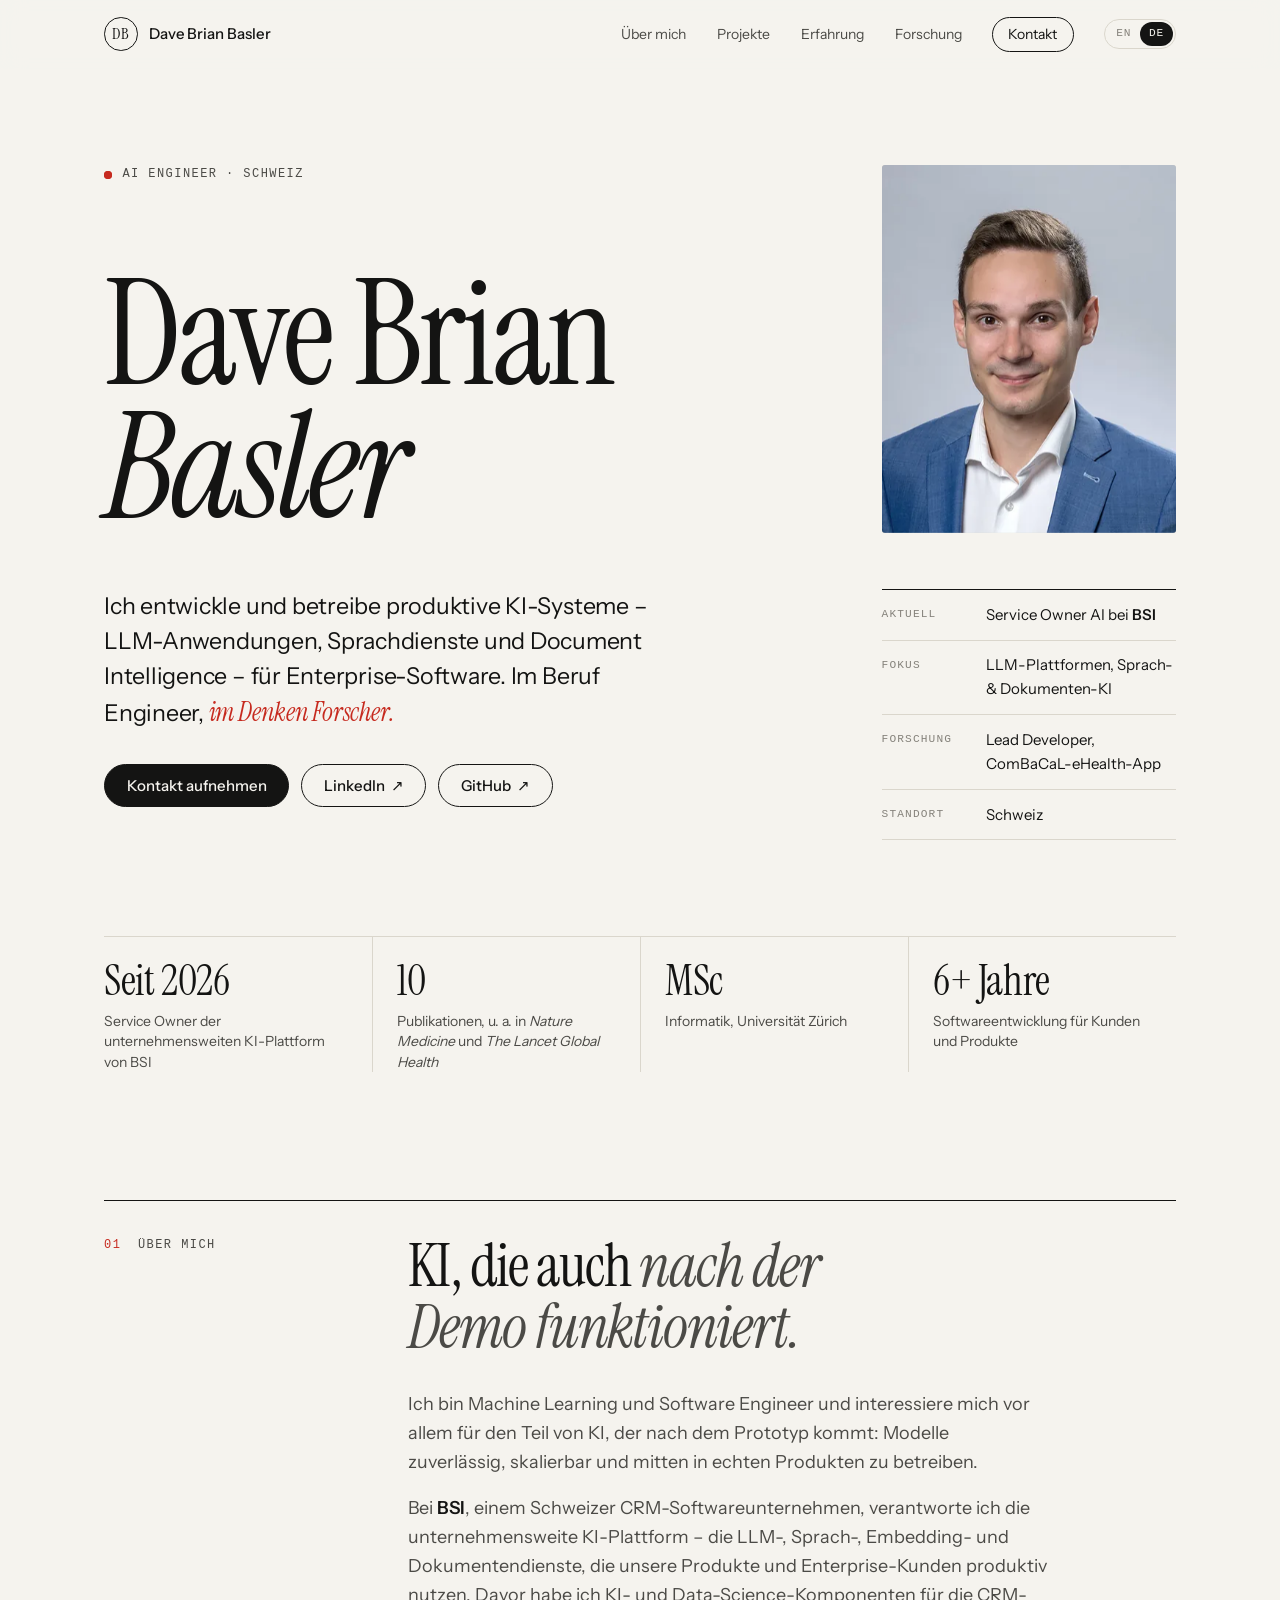
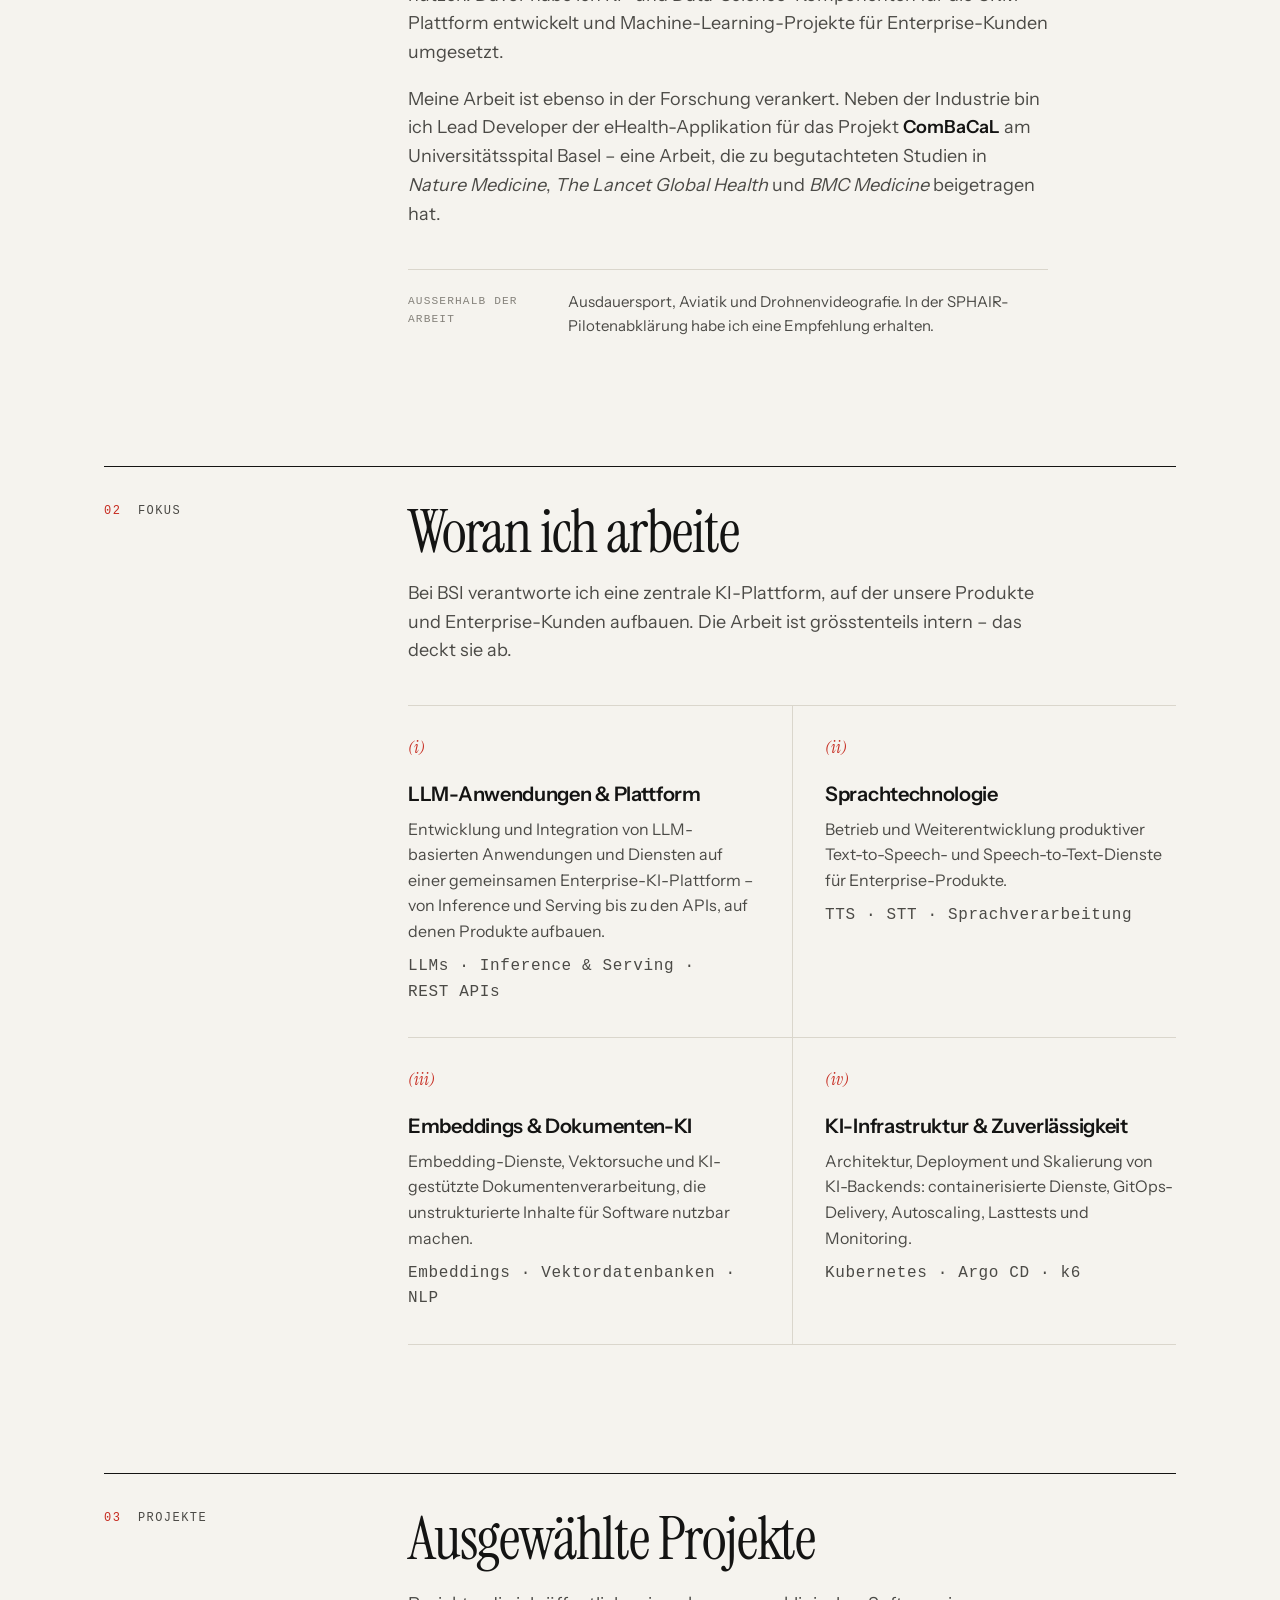
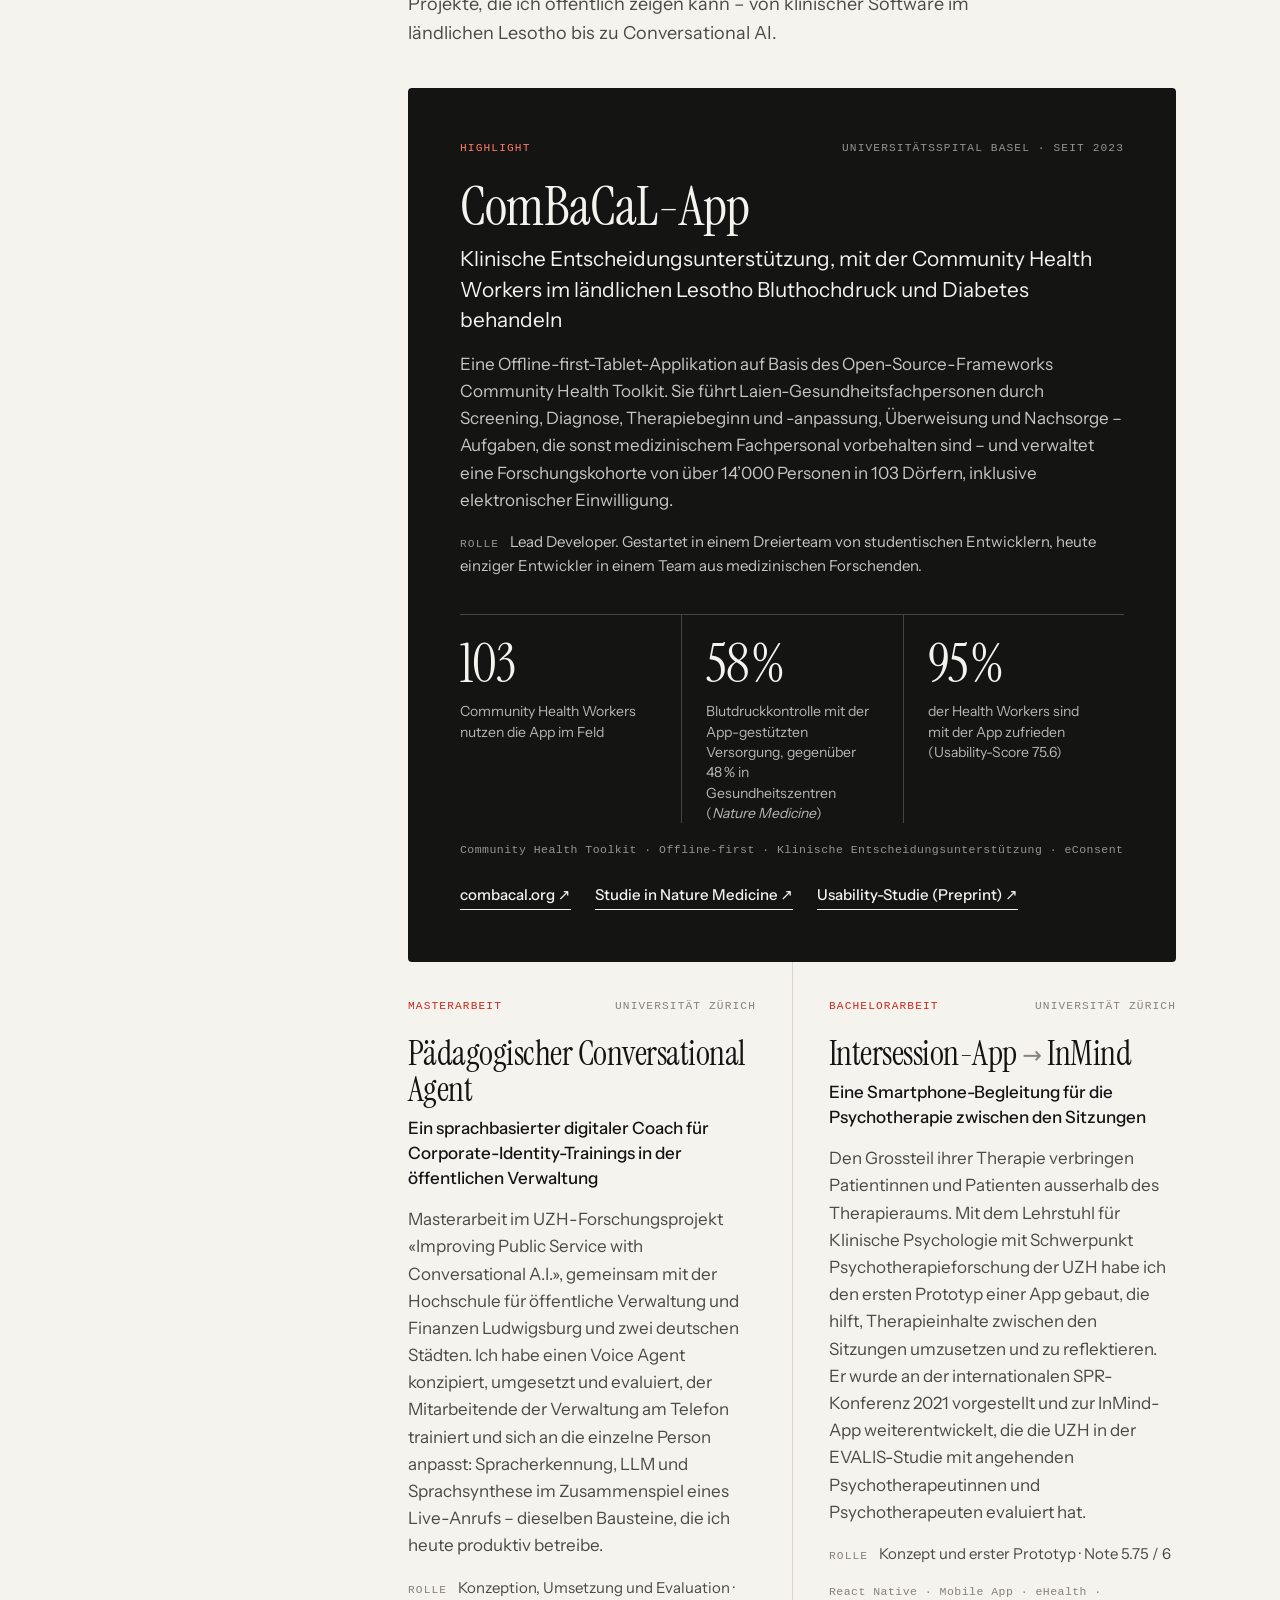
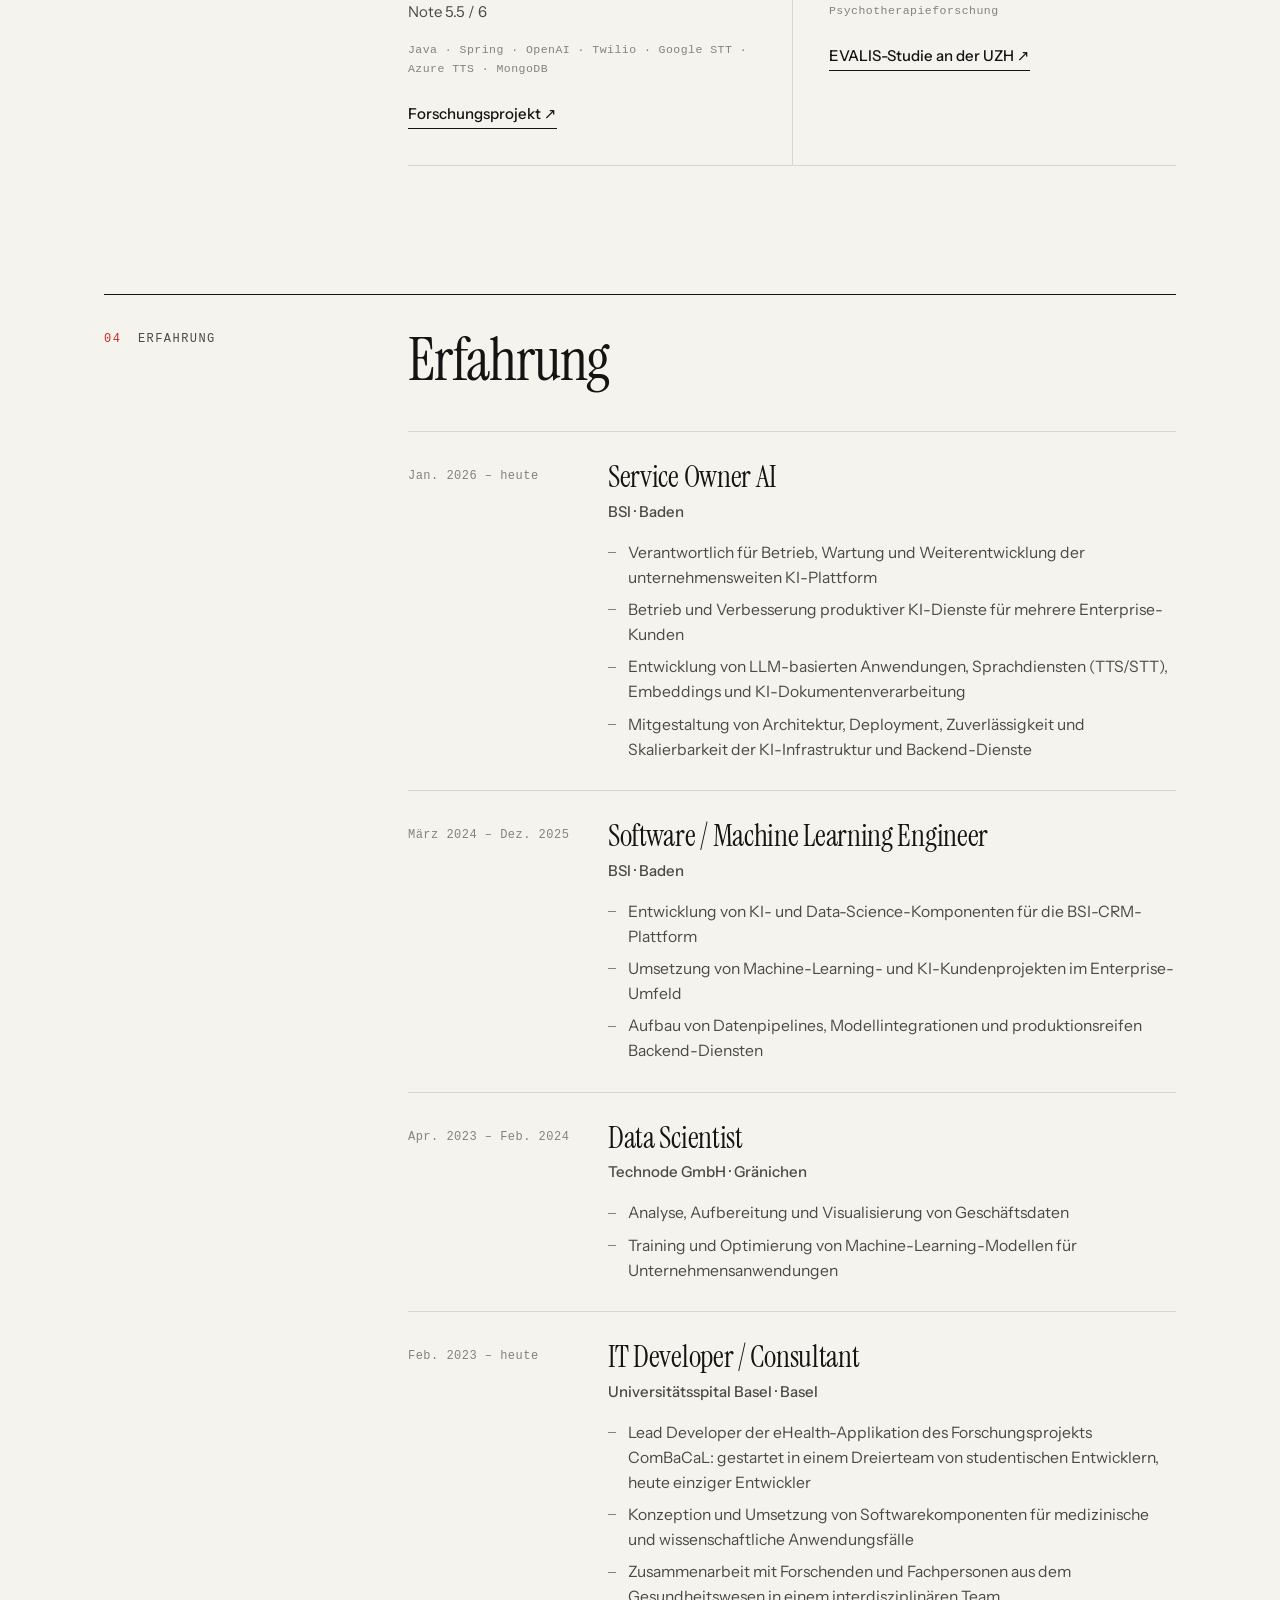
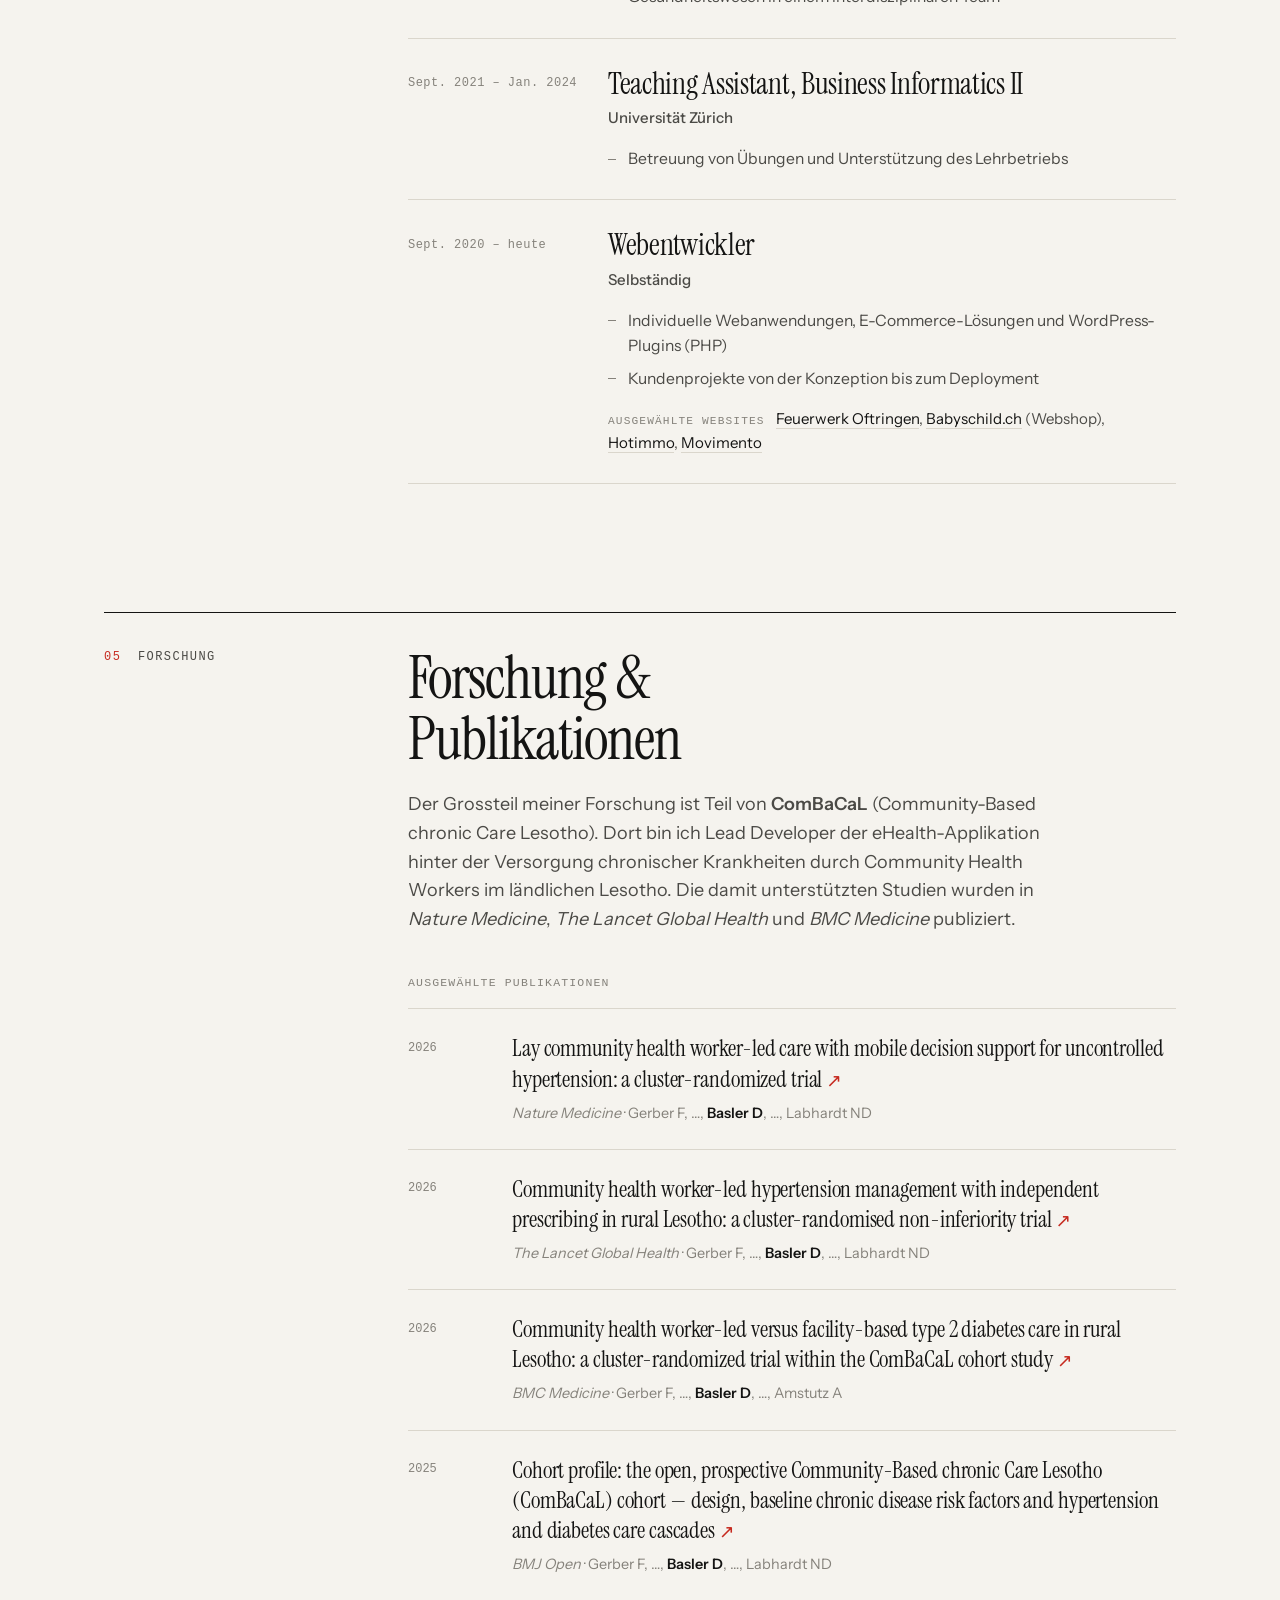
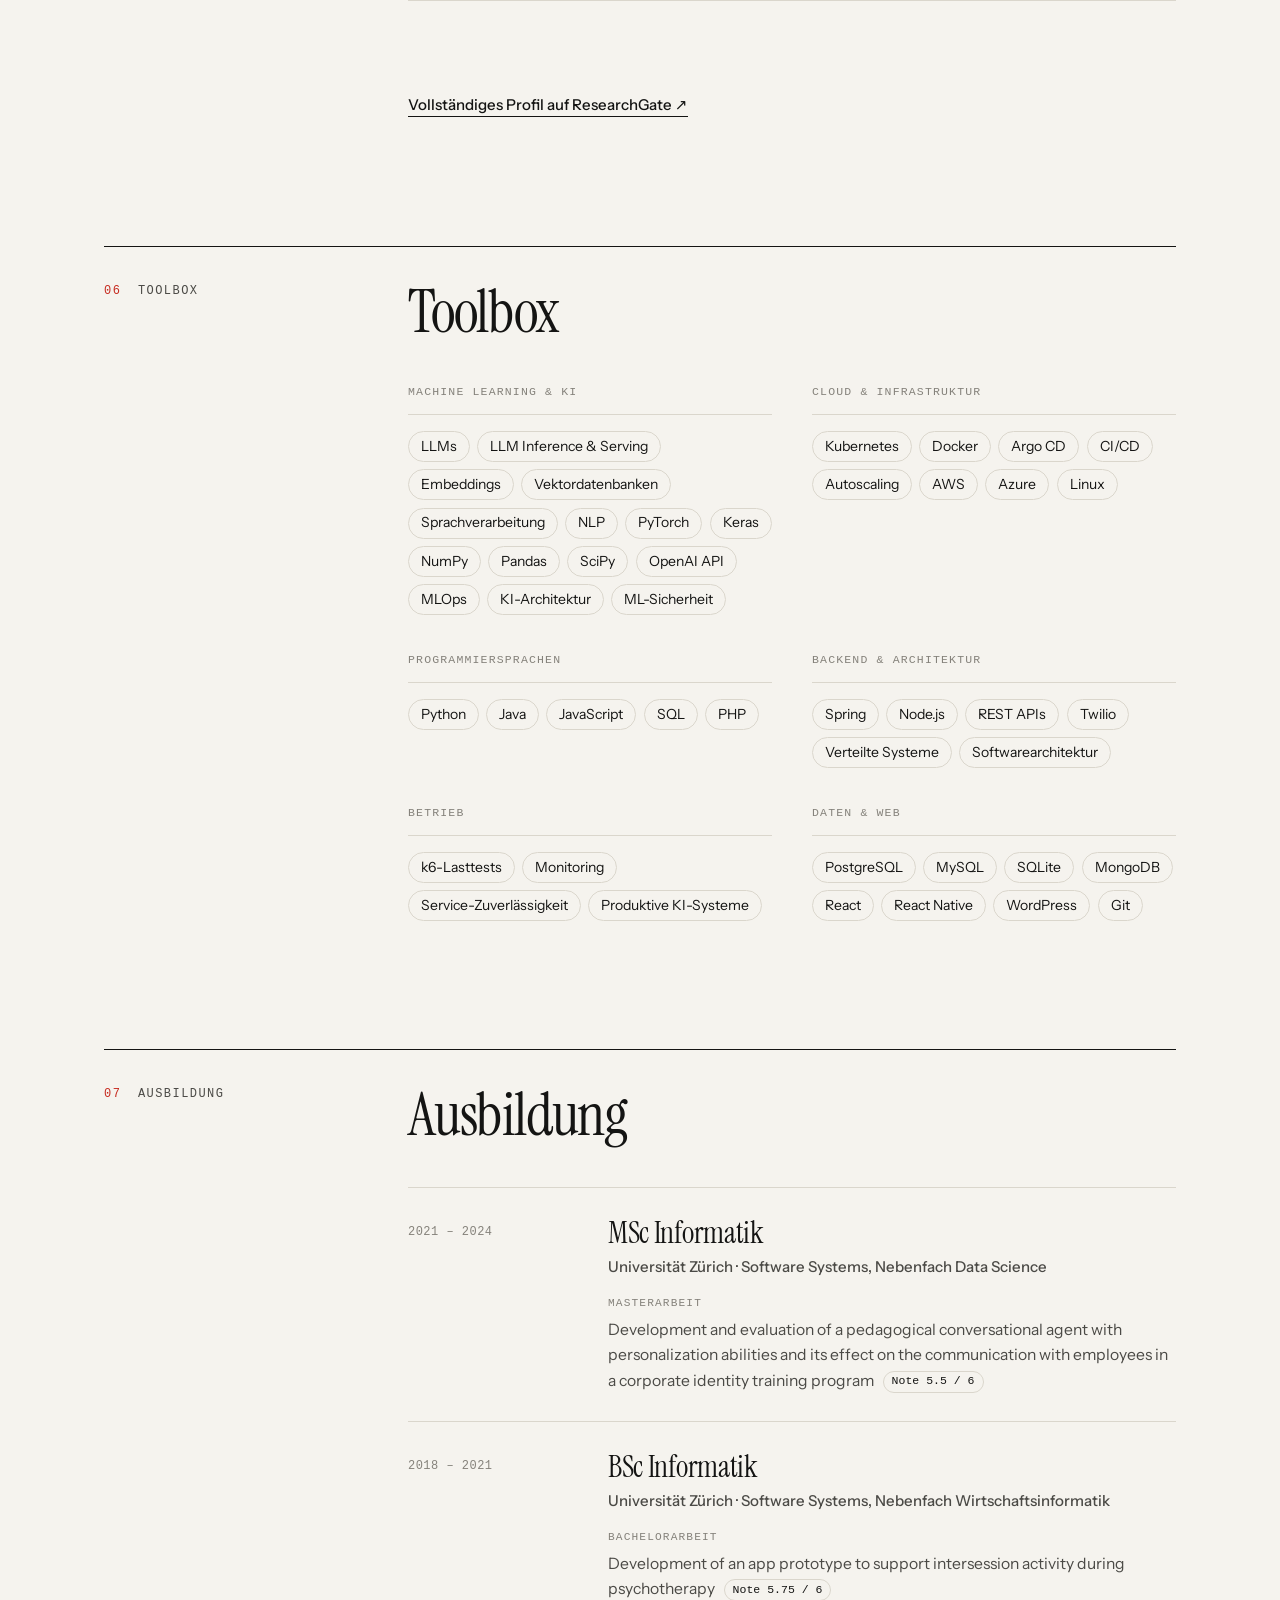
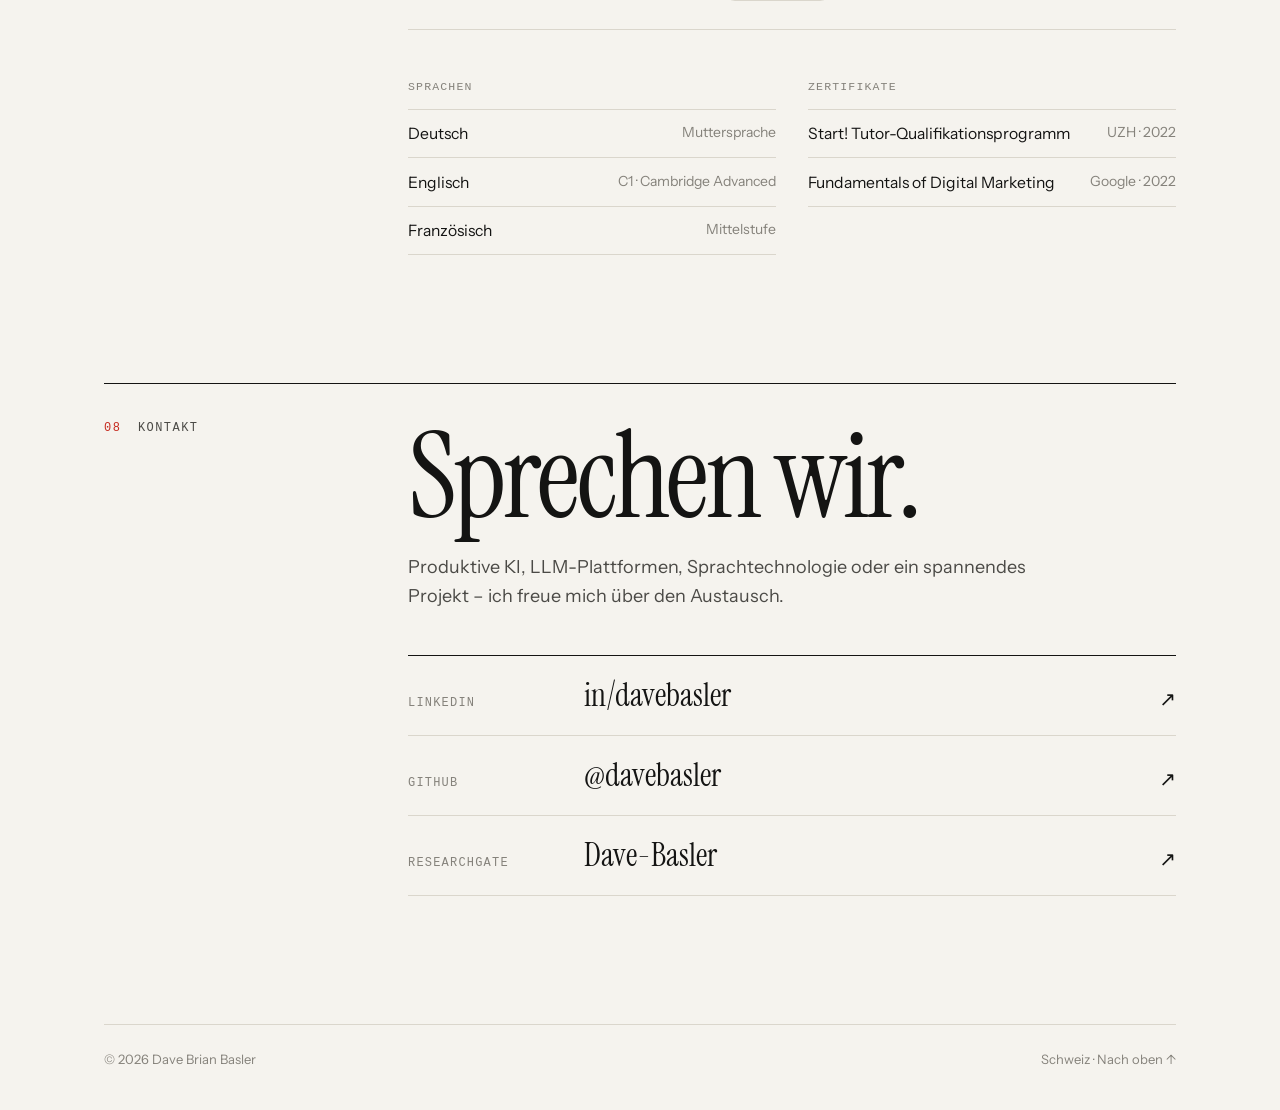
<file: de/index.html>
<!DOCTYPE html>
<html lang="de-CH">
<head>
  <meta charset="utf-8">
  <meta name="viewport" content="width=device-width, initial-scale=1">

  <title>Dave Brian Basler — AI &amp; Machine Learning Engineer</title>
  <meta name="description" content="Dave Brian Basler ist AI- und Machine-Learning-Engineer in der Schweiz. Er entwickelt und betreibt produktive KI-Systeme – LLMs, Sprachtechnologie und Dokumenten-KI – für Enterprise-Software.">
  <meta name="author" content="Dave Brian Basler">
  <meta name="robots" content="index, follow">
  <link rel="canonical" href="https://davebasler.github.io/de/">
  <link rel="alternate" hreflang="en" href="https://davebasler.github.io/">
  <link rel="alternate" hreflang="de" href="https://davebasler.github.io/de/">
  <link rel="alternate" hreflang="x-default" href="https://davebasler.github.io/">

  <meta name="theme-color" content="#f5f3ee" media="(prefers-color-scheme: light)">
  <meta name="theme-color" content="#0f0f0e" media="(prefers-color-scheme: dark)">
  <meta name="color-scheme" content="light dark">

  <meta property="og:type" content="profile">
  <meta property="og:site_name" content="Dave Brian Basler">
  <meta property="og:title" content="Dave Brian Basler — AI &amp; Machine Learning Engineer">
  <meta property="og:description" content="Ich entwickle und betreibe produktive KI-Systeme – LLM-Anwendungen, Sprachdienste und Document Intelligence – für Enterprise-Software.">
  <meta property="og:url" content="https://davebasler.github.io/de/">
  <meta property="og:image" content="https://davebasler.github.io/assets/og-image-de.png">
  <meta property="og:image:width" content="1200">
  <meta property="og:image:height" content="630">
  <meta property="og:image:alt" content="Dave Brian Basler — AI &amp; Machine Learning Engineer">
  <meta property="og:locale" content="de_CH">
  <meta property="og:locale:alternate" content="en_US">
  <meta property="profile:first_name" content="Dave">
  <meta property="profile:last_name" content="Basler">
  <meta name="twitter:card" content="summary_large_image">

  <link rel="icon" href="../assets/favicon.svg" type="image/svg+xml">
  <link rel="icon" href="../assets/favicon-32.png" sizes="32x32" type="image/png">
  <link rel="apple-touch-icon" href="../assets/apple-touch-icon.png">

  <link rel="preload" href="../assets/fonts/instrument-serif-400.woff2" as="font" type="font/woff2" crossorigin>
  <link rel="preload" href="../assets/fonts/instrument-sans-variable.woff2" as="font" type="font/woff2" crossorigin>
  <link rel="preload" as="image" type="image/webp" href="../assets/img/portrait-800.webp" imagesrcset="../assets/img/portrait-400.webp 400w, ../assets/img/portrait-640.webp 640w, ../assets/img/portrait-800.webp 800w" imagesizes="(max-width: 760px) 8.5rem, (max-width: 960px) 13rem, 21rem">
  <link rel="stylesheet" href="../style.css?v=20261116">
  <script>document.documentElement.classList.add("js")</script>

  <script type="application/ld+json">
  {
    "@context": "https://schema.org",
    "@type": "ProfilePage",
    "url": "https://davebasler.github.io/de/",
    "inLanguage": "de",
    "dateModified": "2026-11-16",
    "mainEntity": {
      "@type": "Person",
      "@id": "https://davebasler.github.io/#person",
      "name": "Dave Brian Basler",
      "alternateName": "Dave Basler",
      "givenName": "Dave",
      "additionalName": "Brian",
      "familyName": "Basler",
      "jobTitle": "Service Owner AI",
      "description": "AI- und Machine-Learning-Engineer, der produktive LLM-, Sprach- und Dokumenten-KI-Systeme für Enterprise-Software entwickelt und betreibt.",
      "url": "https://davebasler.github.io/de/",
      "image": "https://davebasler.github.io/assets/img/portrait-800.jpg",
      "address": { "@type": "PostalAddress", "addressCountry": "CH" },
      "worksFor": {
        "@type": "Organization",
        "name": "BSI Business Systems Integration AG",
        "url": "https://www.bsi-software.com"
      },
      "alumniOf": {
        "@type": "CollegeOrUniversity",
        "name": "Universität Zürich",
        "url": "https://www.uzh.ch"
      },
      "knowsAbout": [
        "Machine Learning", "Künstliche Intelligenz", "Large Language Models", "LLM Inference und Serving",
        "Sprachverarbeitung", "Text-to-Speech", "Speech-to-Text", "Embeddings",
        "Vektordatenbanken", "MLOps", "Kubernetes", "Softwarearchitektur", "eHealth"
      ],
      "knowsLanguage": ["de", "en", "fr"],
      "sameAs": [
        "https://ch.linkedin.com/in/davebasler",
        "https://github.com/davebasler",
        "https://www.researchgate.net/profile/Dave-Basler"
      ]
    }
  }
  </script>
</head>
<body>
  <a class="skip-link" href="#main">Zum Inhalt springen</a>

  <header class="site-header" id="top">
    <div class="wrap header-inner">
      <a class="brand" href="#top" aria-label="Dave Brian Basler, zurück nach oben">
        <span class="brand-mark" aria-hidden="true">DB</span>
        <span class="brand-name">Dave Brian Basler</span>
      </a>
      <div class="header-right">
        <nav aria-label="Abschnitte">
          <ul class="nav-list">
            <li><a href="#about">Über mich</a></li>
            <li><a href="#work">Projekte</a></li>
            <li><a href="#experience">Erfahrung</a></li>
            <li><a href="#research">Forschung</a></li>
            <li><a class="nav-cta" href="#contact">Kontakt</a></li>
          </ul>
        </nav>
        <div class="lang-switch" role="group" aria-label="Sprache">
          <a href="../" hreflang="en" lang="en" aria-label="English">EN</a>
          <a href="./" hreflang="de" lang="de" aria-current="page" aria-label="Deutsch">DE</a>
        </div>
      </div>
    </div>
  </header>

  <main id="main">
    <!-- ============ HERO ============ -->
    <section class="hero wrap" aria-labelledby="hero-title">
      <p class="eyebrow rise"><span class="pulse" aria-hidden="true"></span>AI Engineer · Schweiz</p>

      <h1 id="hero-title" class="hero-title rise rise-1">Dave Brian<br><span class="hero-title-last">Basler</span></h1>

      <figure class="portrait">
        <picture>
          <source type="image/webp" srcset="../assets/img/portrait-400.webp 400w, ../assets/img/portrait-640.webp 640w, ../assets/img/portrait-800.webp 800w" sizes="(max-width: 760px) 8.5rem, (max-width: 960px) 13rem, 21rem">
          <img src="../assets/img/portrait-800.jpg" alt="Porträt von Dave Brian Basler" width="800" height="1000" fetchpriority="high">
        </picture>
      </figure>

      <div class="hero-copy rise rise-2">
        <p class="lead">
          Ich entwickle und betreibe produktive KI-Systeme – LLM-Anwendungen, Sprachdienste und
          Document Intelligence – für Enterprise-Software. Im Beruf Engineer,
          <em>im Denken Forscher.</em>
        </p>
        <div class="actions">
          <a class="btn btn-primary" href="#contact">Kontakt aufnehmen</a>
          <a class="btn btn-ghost" href="https://ch.linkedin.com/in/davebasler" target="_blank" rel="noopener">LinkedIn <span aria-hidden="true">↗</span></a>
          <a class="btn btn-ghost" href="https://github.com/davebasler" target="_blank" rel="noopener">GitHub <span aria-hidden="true">↗</span></a>
        </div>
      </div>

      <dl class="now rise rise-3">
        <div><dt>Aktuell</dt><dd>Service Owner AI bei <strong>BSI</strong></dd></div>
        <div><dt>Fokus</dt><dd>LLM-Plattformen, Sprach- &amp; Dokumenten-KI</dd></div>
        <div><dt>Forschung</dt><dd>Lead Developer, ComBaCaL-eHealth-App</dd></div>
        <div><dt>Standort</dt><dd>Schweiz</dd></div>
      </dl>

      <ul class="facts rise rise-4">
        <li><span class="fact-value">Seit 2026</span><span class="fact-label">Service Owner der unternehmensweiten KI-Plattform von BSI</span></li>
        <li><span class="fact-value">10</span><span class="fact-label">Publikationen, u.&nbsp;a. in <i>Nature Medicine</i> und <i>The Lancet Global Health</i></span></li>
        <li><span class="fact-value">MSc</span><span class="fact-label">Informatik, Universität Zürich</span></li>
        <li><span class="fact-value"><span data-years-since="2020-09">6</span>+ Jahre</span><span class="fact-label">Softwareentwicklung für Kunden und Produkte</span></li>
      </ul>
    </section>

    <!-- ============ 01 ÜBER MICH ============ -->
    <section class="section wrap" id="about" aria-labelledby="about-title">
      <div class="section-label"><span class="num">01</span> Über mich</div>
      <div class="section-body">
        <h2 id="about-title" class="section-title reveal">KI, die auch <em>nach der Demo funktioniert.</em></h2>
        <div class="prose reveal">
          <p>
            Ich bin Machine Learning und Software Engineer und interessiere mich vor allem für den Teil
            von KI, der nach dem Prototyp kommt: Modelle zuverlässig, skalierbar und mitten in echten
            Produkten zu betreiben.
          </p>
          <p>
            Bei <strong>BSI</strong>, einem Schweizer CRM-Softwareunternehmen, verantworte ich die
            unternehmensweite KI-Plattform – die LLM-, Sprach-, Embedding- und Dokumentendienste, die
            unsere Produkte und Enterprise-Kunden produktiv nutzen. Davor habe ich KI- und
            Data-Science-Komponenten für die CRM-Plattform entwickelt und Machine-Learning-Projekte
            für Enterprise-Kunden umgesetzt.
          </p>
          <p>
            Meine Arbeit ist ebenso in der Forschung verankert. Neben der Industrie bin ich Lead Developer der
            eHealth-Applikation für das Projekt <strong>ComBaCaL</strong> am Universitätsspital Basel –
            eine Arbeit, die zu begutachteten Studien in <i>Nature Medicine</i>,
            <i>The Lancet Global Health</i> und <i>BMC Medicine</i> beigetragen hat.
          </p>
        </div>
        <aside class="aside reveal" aria-label="Ausserhalb der Arbeit">
          <span class="aside-label">Ausserhalb der Arbeit</span>
          <p>Ausdauersport, Aviatik und Drohnenvideografie. In der SPHAIR-Pilotenabklärung habe ich eine Empfehlung erhalten.</p>
        </aside>
      </div>
    </section>

    <!-- ============ 02 FOKUS ============ -->
    <section class="section wrap" id="focus" aria-labelledby="focus-title">
      <div class="section-label"><span class="num">02</span> Fokus</div>
      <div class="section-body">
        <h2 id="focus-title" class="section-title reveal">Woran ich arbeite</h2>
        <p class="section-intro reveal">Bei BSI verantworte ich eine zentrale KI-Plattform, auf der unsere Produkte und Enterprise-Kunden aufbauen. Die Arbeit ist grösstenteils intern – das deckt sie ab.</p>
        <ol class="focus-grid">
          <li class="focus-item reveal">
            <h3>LLM-Anwendungen &amp; Plattform</h3>
            <p>Entwicklung und Integration von LLM-basierten Anwendungen und Diensten auf einer gemeinsamen Enterprise-KI-Plattform – von Inference und Serving bis zu den APIs, auf denen Produkte aufbauen.</p>
            <p class="tags">LLMs · Inference&nbsp;&amp;&nbsp;Serving · REST&nbsp;APIs</p>
          </li>
          <li class="focus-item reveal">
            <h3>Sprachtechnologie</h3>
            <p>Betrieb und Weiterentwicklung produktiver Text-to-Speech- und Speech-to-Text-Dienste für Enterprise-Produkte.</p>
            <p class="tags">TTS · STT · Sprachverarbeitung</p>
          </li>
          <li class="focus-item reveal">
            <h3>Embeddings &amp; Dokumenten-KI</h3>
            <p>Embedding-Dienste, Vektorsuche und KI-gestützte Dokumentenverarbeitung, die unstrukturierte Inhalte für Software nutzbar machen.</p>
            <p class="tags">Embeddings · Vektordatenbanken · NLP</p>
          </li>
          <li class="focus-item reveal">
            <h3>KI-Infrastruktur &amp; Zuverlässigkeit</h3>
            <p>Architektur, Deployment und Skalierung von KI-Backends: containerisierte Dienste, GitOps-Delivery, Autoscaling, Lasttests und Monitoring.</p>
            <p class="tags">Kubernetes · Argo&nbsp;CD · k6</p>
          </li>
        </ol>
      </div>
    </section>

    <!-- ============ 03 PROJEKTE ============ -->
    <section class="section wrap" id="work" aria-labelledby="work-title">
      <div class="section-label"><span class="num">03</span> Projekte</div>
      <div class="section-body">
        <h2 id="work-title" class="section-title reveal">Ausgewählte Projekte</h2>
        <p class="section-intro reveal">Projekte, die ich öffentlich zeigen kann – von klinischer Software im ländlichen Lesotho bis zu Conversational AI.</p>

        <article class="case case-featured reveal" aria-labelledby="case-combacal">
          <p class="case-meta"><span>Highlight</span><span>Universitätsspital Basel · seit 2023</span></p>
          <h3 id="case-combacal" class="case-title">ComBaCaL-App</h3>
          <p class="case-sub">Klinische Entscheidungsunterstützung, mit der Community Health Workers im ländlichen Lesotho Bluthochdruck und Diabetes behandeln</p>
          <p class="case-text">Eine Offline-first-Tablet-Applikation auf Basis des Open-Source-Frameworks Community Health Toolkit. Sie führt Laien-Gesundheitsfachpersonen durch Screening, Diagnose, Therapiebeginn und -anpassung, Überweisung und Nachsorge – Aufgaben, die sonst medizinischem Fachpersonal vorbehalten sind – und verwaltet eine Forschungskohorte von über 14’000 Personen in 103 Dörfern, inklusive elektronischer Einwilligung.</p>
          <p class="case-role"><span>Rolle</span> Lead Developer. Gestartet in einem Dreierteam von studentischen Entwicklern, heute einziger Entwickler in einem Team aus medizinischen Forschenden.</p>
          <ul class="case-stats">
            <li><span class="stat-value">103</span><span class="stat-label">Community Health Workers nutzen die App im Feld</span></li>
            <li><span class="stat-value">58&#8239;%</span><span class="stat-label">Blutdruckkontrolle mit der App-gestützten Versorgung, gegenüber 48&#8239;% in Gesundheitszentren (<i>Nature Medicine</i>)</span></li>
            <li><span class="stat-value">95&#8239;%</span><span class="stat-label">der Health Workers sind mit der App zufrieden (Usability-Score 75.6)</span></li>
          </ul>
          <p class="tags">Community&nbsp;Health&nbsp;Toolkit · Offline-first · Klinische&nbsp;Entscheidungsunterstützung · eConsent</p>
          <p class="case-links">
            <a href="https://www.combacal.org/" target="_blank" rel="noopener">combacal.org <span aria-hidden="true">↗</span></a>
            <a href="https://doi.org/10.1038/s41591-026-04208-w" target="_blank" rel="noopener">Studie in Nature Medicine <span aria-hidden="true">↗</span></a>
            <a href="https://doi.org/10.64898/2026.11.03.26367148" target="_blank" rel="noopener">Usability-Studie (Preprint) <span aria-hidden="true">↗</span></a>
          </p>
        </article>

        <div class="cases">
          <article class="case reveal" aria-labelledby="case-agent">
            <p class="case-meta"><span>Masterarbeit</span><span>Universität Zürich</span></p>
            <h3 id="case-agent" class="case-title">Pädagogischer Conversational Agent</h3>
            <p class="case-sub">Ein sprachbasierter digitaler Coach für Corporate-Identity-Trainings in der öffentlichen Verwaltung</p>
            <p class="case-text">Masterarbeit im UZH-Forschungsprojekt «Improving Public Service with Conversational A.I.», gemeinsam mit der Hochschule für öffentliche Verwaltung und Finanzen Ludwigsburg und zwei deutschen Städten. Ich habe einen Voice Agent konzipiert, umgesetzt und evaluiert, der Mitarbeitende der Verwaltung am Telefon trainiert und sich an die einzelne Person anpasst: Spracherkennung, LLM und Sprachsynthese im Zusammenspiel eines Live-Anrufs – dieselben Bausteine, die ich heute produktiv betreibe.</p>
            <p class="case-role"><span>Rolle</span> Konzeption, Umsetzung und Evaluation · Note&nbsp;5.5&nbsp;/&nbsp;6</p>
            <p class="tags">Java · Spring · OpenAI · Twilio · Google&nbsp;STT · Azure&nbsp;TTS · MongoDB</p>
            <p class="case-links">
              <a href="https://www.ifi.uzh.ch/en/imrg/research/completed-projects/erreichbarkeitstrainer.html" target="_blank" rel="noopener">Forschungsprojekt <span aria-hidden="true">↗</span></a>
            </p>
          </article>
          <article class="case reveal" aria-labelledby="case-evalis">
            <p class="case-meta"><span>Bachelorarbeit</span><span>Universität Zürich</span></p>
            <h3 id="case-evalis" class="case-title">Intersession-App <span class="arrow">→</span> InMind</h3>
            <p class="case-sub">Eine Smartphone-Begleitung für die Psychotherapie zwischen den Sitzungen</p>
            <p class="case-text">Den Grossteil ihrer Therapie verbringen Patientinnen und Patienten ausserhalb des Therapieraums. Mit dem Lehrstuhl für Klinische Psychologie mit Schwerpunkt Psychotherapieforschung der UZH habe ich den ersten Prototyp einer App gebaut, die hilft, Therapieinhalte zwischen den Sitzungen umzusetzen und zu reflektieren. Er wurde an der internationalen SPR-Konferenz 2021 vorgestellt und zur InMind-App weiterentwickelt, die die UZH in der EVALIS-Studie mit angehenden Psychotherapeutinnen und Psychotherapeuten evaluiert hat.</p>
            <p class="case-role"><span>Rolle</span> Konzept und erster Prototyp · Note&nbsp;5.75&nbsp;/&nbsp;6</p>
            <p class="tags">React&nbsp;Native · Mobile&nbsp;App · eHealth · Psychotherapieforschung</p>
            <p class="case-links">
              <a href="https://www.psychologie.uzh.ch/de/bereiche/hea/klipfor/forschung/forschungsprojekte/InterAkt/EVALIS--Evaluation-einer-Smartphone-App-zur-Unterst%C3%BCtzung-von-Intersession-Prozessen-in-der-Psychotherapie.html" target="_blank" rel="noopener">EVALIS-Studie an der UZH <span aria-hidden="true">↗</span></a>
            </p>
          </article>
        </div>
      </div>
    </section>

    <!-- ============ 04 ERFAHRUNG ============ -->
    <section class="section wrap" id="experience" aria-labelledby="experience-title">
      <div class="section-label"><span class="num">04</span> Erfahrung</div>
      <div class="section-body">
        <h2 id="experience-title" class="section-title reveal">Erfahrung</h2>

        <ol class="timeline">
          <li class="entry reveal">
            <p class="entry-date"><time datetime="2026-01">Jan. 2026</time> – heute</p>
            <div class="entry-body">
              <h3 class="entry-title">Service Owner AI</h3>
              <p class="entry-org">BSI · Baden</p>
              <ul class="entry-points">
                <li>Verantwortlich für Betrieb, Wartung und Weiterentwicklung der unternehmensweiten KI-Plattform</li>
                <li>Betrieb und Verbesserung produktiver KI-Dienste für mehrere Enterprise-Kunden</li>
                <li>Entwicklung von LLM-basierten Anwendungen, Sprachdiensten (TTS/STT), Embeddings und KI-Dokumentenverarbeitung</li>
                <li>Mitgestaltung von Architektur, Deployment, Zuverlässigkeit und Skalierbarkeit der KI-Infrastruktur und Backend-Dienste</li>
              </ul>
            </div>
          </li>

          <li class="entry reveal">
            <p class="entry-date"><time datetime="2024-03">März 2024</time> – <time datetime="2025-12">Dez. 2025</time></p>
            <div class="entry-body">
              <h3 class="entry-title">Software / Machine Learning Engineer</h3>
              <p class="entry-org">BSI · Baden</p>
              <ul class="entry-points">
                <li>Entwicklung von KI- und Data-Science-Komponenten für die BSI-CRM-Plattform</li>
                <li>Umsetzung von Machine-Learning- und KI-Kundenprojekten im Enterprise-Umfeld</li>
                <li>Aufbau von Datenpipelines, Modellintegrationen und produktionsreifen Backend-Diensten</li>
              </ul>
            </div>
          </li>

          <li class="entry reveal">
            <p class="entry-date"><time datetime="2023-04">Apr. 2023</time> – <time datetime="2024-02">Feb. 2024</time></p>
            <div class="entry-body">
              <h3 class="entry-title">Data Scientist</h3>
              <p class="entry-org">Technode GmbH · Gränichen</p>
              <ul class="entry-points">
                <li>Analyse, Aufbereitung und Visualisierung von Geschäftsdaten</li>
                <li>Training und Optimierung von Machine-Learning-Modellen für Unternehmensanwendungen</li>
              </ul>
            </div>
          </li>

          <li class="entry reveal">
            <p class="entry-date"><time datetime="2023-02">Feb. 2023</time> – heute</p>
            <div class="entry-body">
              <h3 class="entry-title">IT Developer / Consultant</h3>
              <p class="entry-org">Universitätsspital Basel · Basel</p>
              <ul class="entry-points">
                <li>Lead Developer der eHealth-Applikation des Forschungsprojekts ComBaCaL: gestartet in einem Dreierteam von studentischen Entwicklern, heute einziger Entwickler</li>
                <li>Konzeption und Umsetzung von Softwarekomponenten für medizinische und wissenschaftliche Anwendungsfälle</li>
                <li>Zusammenarbeit mit Forschenden und Fachpersonen aus dem Gesundheitswesen in einem interdisziplinären Team</li>
              </ul>
            </div>
          </li>

          <li class="entry reveal">
            <p class="entry-date"><time datetime="2021-09">Sept. 2021</time> – <time datetime="2024-01">Jan. 2024</time></p>
            <div class="entry-body">
              <h3 class="entry-title">Teaching Assistant, Business Informatics II</h3>
              <p class="entry-org">Universität Zürich</p>
              <ul class="entry-points">
                <li>Betreuung von Übungen und Unterstützung des Lehrbetriebs</li>
              </ul>
            </div>
          </li>

          <li class="entry reveal">
            <p class="entry-date"><time datetime="2020-09">Sept. 2020</time> – heute</p>
            <div class="entry-body">
              <h3 class="entry-title">Webentwickler</h3>
              <p class="entry-org">Selbständig</p>
              <ul class="entry-points">
                <li>Individuelle Webanwendungen, E-Commerce-Lösungen und WordPress-Plugins (PHP)</li>
                <li>Kundenprojekte von der Konzeption bis zum Deployment</li>
              </ul>
              <p class="entry-links"><span>Ausgewählte Websites</span> <a href="https://feuerwerk-oftringen.ch/" target="_blank" rel="noopener">Feuerwerk Oftringen</a>, <a href="https://babyschild.ch/" target="_blank" rel="noopener">Babyschild.ch</a> (Webshop), <a href="https://hotimmo.ch/" target="_blank" rel="noopener">Hotimmo</a>, <a href="https://movimento-mele.ch/" target="_blank" rel="noopener">Movimento</a></p>
            </div>
          </li>
        </ol>
      </div>
    </section>

    <!-- ============ 05 FORSCHUNG ============ -->
    <section class="section wrap" id="research" aria-labelledby="research-title">
      <div class="section-label"><span class="num">05</span> Forschung</div>
      <div class="section-body">
        <h2 id="research-title" class="section-title reveal">Forschung &amp; Publikationen</h2>
        <p class="section-intro reveal">
          Der Grossteil meiner Forschung ist Teil von <strong>ComBaCaL</strong> (Community-Based chronic Care Lesotho).
          Dort bin ich Lead Developer der eHealth-Applikation hinter der Versorgung chronischer Krankheiten durch
          Community Health Workers im ländlichen Lesotho. Die damit unterstützten Studien wurden in
          <i>Nature Medicine</i>, <i>The Lancet Global Health</i> und <i>BMC Medicine</i> publiziert.
        </p>

        <h3 class="pubs-heading reveal">Ausgewählte Publikationen</h3>
        <ol class="pubs">
          <li class="pub reveal">
            <span class="pub-year">2026</span>
            <div>
              <a class="pub-title" href="https://doi.org/10.1038/s41591-026-04208-w" target="_blank" rel="noopener">Lay community health worker-led care with mobile decision support for uncontrolled hypertension: a cluster-randomized trial <span aria-hidden="true">↗</span></a>
              <p class="pub-meta"><i>Nature Medicine</i> · Gerber F, …, <b>Basler D</b>, …, Labhardt ND</p>
            </div>
          </li>
          <li class="pub reveal">
            <span class="pub-year">2026</span>
            <div>
              <a class="pub-title" href="https://doi.org/10.1016/j.langlo.2026.104096" target="_blank" rel="noopener">Community health worker-led hypertension management with independent prescribing in rural Lesotho: a cluster-randomised non-inferiority trial <span aria-hidden="true">↗</span></a>
              <p class="pub-meta"><i>The Lancet Global Health</i> · Gerber F, …, <b>Basler D</b>, …, Labhardt ND</p>
            </div>
          </li>
          <li class="pub reveal">
            <span class="pub-year">2026</span>
            <div>
              <a class="pub-title" href="https://doi.org/10.1186/s12916-026-04943-4" target="_blank" rel="noopener">Community health worker-led versus facility-based type 2 diabetes care in rural Lesotho: a cluster-randomized trial within the ComBaCaL cohort study <span aria-hidden="true">↗</span></a>
              <p class="pub-meta"><i>BMC Medicine</i> · Gerber F, …, <b>Basler D</b>, …, Amstutz A</p>
            </div>
          </li>
          <li class="pub reveal">
            <span class="pub-year">2025</span>
            <div>
              <a class="pub-title" href="https://doi.org/10.1136/bmjopen-2024-093852" target="_blank" rel="noopener">Cohort profile: the open, prospective Community-Based chronic Care Lesotho (ComBaCaL) cohort — design, baseline chronic disease risk factors and hypertension and diabetes care cascades <span aria-hidden="true">↗</span></a>
              <p class="pub-meta"><i>BMJ Open</i> · Gerber F, …, <b>Basler D</b>, …, Labhardt ND</p>
            </div>
          </li>
        </ol>

        <details class="pubs-more reveal">
          <summary><span class="pm-icon" aria-hidden="true"></span><span class="pm-closed">Alle 10 Publikationen anzeigen</span><span class="pm-open">Weniger anzeigen</span></summary>
          <ol class="pubs pubs-compact">
            <li class="pub">
              <span class="pub-year">2026</span>
              <div>
                <a class="pub-title" href="https://doi.org/10.64898/2026.11.03.26367148" target="_blank" rel="noopener">Community health workers’ experiences with a digital clinical decision support system for longitudinal hypertension and diabetes care in rural Lesotho: a mixed-methods study <span aria-hidden="true">↗</span></a>
                <p class="pub-meta">Preprint · <i>medRxiv</i> · Gerber F, …, <b>Basler D</b>, …, Amstutz A</p>
              </div>
            </li>
            <li class="pub">
              <span class="pub-year">2025</span>
              <div>
                <a class="pub-title" href="https://doi.org/10.5334/aogh.4738" target="_blank" rel="noopener">Feasibility and acceptability of diabetes and hypertension screening and diagnosis by community health workers in rural Lesotho: a mixed-methods pilot study <span aria-hidden="true">↗</span></a>
                <p class="pub-meta"><i>Annals of Global Health</i> · Lejone TI, …, <b>Basler D</b>, …, Labhardt ND</p>
              </div>
            </li>
            <li class="pub">
              <span class="pub-year">2024</span>
              <div>
                <a class="pub-title" href="https://doi.org/10.1186/s13063-024-08226-2" target="_blank" rel="noopener">Community-based management of arterial hypertension and cardiovascular risk factors by lay village health workers in rural Lesotho: joint protocol for two cluster-randomized trials within the ComBaCaL cohort study <span aria-hidden="true">↗</span></a>
                <p class="pub-meta"><i>Trials</i> · Gerber F, …, <b>Basler D</b>, …, Amstutz A</p>
              </div>
            </li>
            <li class="pub">
              <span class="pub-year">2024</span>
              <div>
                <a class="pub-title" href="https://doi.org/10.1177/20552076241288757" target="_blank" rel="noopener">eConsent administered by community health workers in a study using the Trials within Cohorts (TwiCs) design — experiences from the ComBaCaL project <span aria-hidden="true">↗</span></a>
                <p class="pub-meta"><i>Digital Health</i> · Gerber F, …, <b>Basler D</b>, …, Amstutz A</p>
              </div>
            </li>
            <li class="pub">
              <span class="pub-year">2023</span>
              <div>
                <a class="pub-title" href="https://doi.org/10.1186/s13063-023-07729-8" target="_blank" rel="noopener">Community-based type 2 diabetes care by lay village health workers in rural Lesotho: protocol for a cluster-randomized trial within the ComBaCaL cohort study <span aria-hidden="true">↗</span></a>
                <p class="pub-meta"><i>Trials</i> · Gerber F, …, <b>Basler D</b>, …, Amstutz A</p>
              </div>
            </li>
            <li class="pub">
              <span class="pub-year">2021</span>
              <div>
                <p class="pub-title">Development of a trans-diagnostic mobile app to support intersession processes in psychotherapy</p>
                <p class="pub-meta">Konferenzbeitrag · <i>52nd Annual International Conference of the Society for Psychotherapy Research</i> · Jinashvili G, <b>Basler D</b>, et al.</p>
              </div>
            </li>
          </ol>
        </details>

        <p class="more reveal"><a href="https://www.researchgate.net/profile/Dave-Basler/research" target="_blank" rel="noopener">Vollständiges Profil auf ResearchGate <span aria-hidden="true">↗</span></a></p>
      </div>
    </section>

    <!-- ============ 06 TOOLBOX ============ -->
    <section class="section wrap" id="toolbox" aria-labelledby="toolbox-title">
      <div class="section-label"><span class="num">06</span> Toolbox</div>
      <div class="section-body">
        <h2 id="toolbox-title" class="section-title reveal">Toolbox</h2>
        <dl class="skills">
          <div class="skill-group reveal">
            <dt>Machine Learning &amp; KI</dt>
            <dd><ul class="chips">
              <li>LLMs</li><li>LLM Inference &amp; Serving</li><li>Embeddings</li><li>Vektordatenbanken</li>
              <li>Sprachverarbeitung</li><li>NLP</li><li>PyTorch</li><li>Keras</li><li>NumPy</li><li>Pandas</li>
              <li>SciPy</li><li>OpenAI API</li><li>MLOps</li><li>KI-Architektur</li><li>ML-Sicherheit</li>
            </ul></dd>
          </div>
          <div class="skill-group reveal">
            <dt>Cloud &amp; Infrastruktur</dt>
            <dd><ul class="chips">
              <li>Kubernetes</li><li>Docker</li><li>Argo CD</li><li>CI/CD</li><li>Autoscaling</li>
              <li>AWS</li><li>Azure</li><li>Linux</li>
            </ul></dd>
          </div>
          <div class="skill-group reveal">
            <dt>Programmiersprachen</dt>
            <dd><ul class="chips">
              <li>Python</li><li>Java</li><li>JavaScript</li><li>SQL</li><li>PHP</li>
            </ul></dd>
          </div>
          <div class="skill-group reveal">
            <dt>Backend &amp; Architektur</dt>
            <dd><ul class="chips">
              <li>Spring</li><li>Node.js</li><li>REST APIs</li><li>Twilio</li><li>Verteilte Systeme</li><li>Softwarearchitektur</li>
            </ul></dd>
          </div>
          <div class="skill-group reveal">
            <dt>Betrieb</dt>
            <dd><ul class="chips">
              <li>k6-Lasttests</li><li>Monitoring</li><li>Service-Zuverlässigkeit</li><li>Produktive KI-Systeme</li>
            </ul></dd>
          </div>
          <div class="skill-group reveal">
            <dt>Daten &amp; Web</dt>
            <dd><ul class="chips">
              <li>PostgreSQL</li><li>MySQL</li><li>SQLite</li><li>MongoDB</li><li>React</li><li>React Native</li><li>WordPress</li><li>Git</li>
            </ul></dd>
          </div>
        </dl>
      </div>
    </section>

    <!-- ============ 07 AUSBILDUNG ============ -->
    <section class="section wrap" id="education" aria-labelledby="education-title">
      <div class="section-label"><span class="num">07</span> Ausbildung</div>
      <div class="section-body">
        <h2 id="education-title" class="section-title reveal">Ausbildung</h2>

        <ol class="timeline">
          <li class="entry reveal">
            <p class="entry-date"><time datetime="2021-09">2021</time> – <time datetime="2024-02">2024</time></p>
            <div class="entry-body">
              <h3 class="entry-title">MSc Informatik</h3>
              <p class="entry-org">Universität Zürich · Software Systems, Nebenfach Data Science</p>
              <p class="thesis"><span>Masterarbeit</span> Development and evaluation of a pedagogical conversational agent with personalization abilities and its effect on the communication with employees in a corporate identity training program <span class="grade">Note&nbsp;5.5&nbsp;/&nbsp;6</span></p>
            </div>
          </li>
          <li class="entry reveal">
            <p class="entry-date"><time datetime="2018-09">2018</time> – <time datetime="2021-09">2021</time></p>
            <div class="entry-body">
              <h3 class="entry-title">BSc Informatik</h3>
              <p class="entry-org">Universität Zürich · Software Systems, Nebenfach Wirtschaftsinformatik</p>
              <p class="thesis"><span>Bachelorarbeit</span> Development of an app prototype to support intersession activity during psychotherapy <span class="grade">Note&nbsp;5.75&nbsp;/&nbsp;6</span></p>
            </div>
          </li>
        </ol>

        <div class="extras">
          <div class="extra reveal">
            <h3>Sprachen</h3>
            <ul>
              <li>Deutsch <span>Muttersprache</span></li>
              <li>Englisch <span>C1 · Cambridge Advanced</span></li>
              <li>Französisch <span>Mittelstufe</span></li>
            </ul>
          </div>
          <div class="extra reveal">
            <h3>Zertifikate</h3>
            <ul>
              <li>Start! Tutor-Qualifikationsprogramm <span>UZH · 2022</span></li>
              <li>Fundamentals of Digital Marketing <span>Google · 2022</span></li>
            </ul>
          </div>
        </div>
      </div>
    </section>

    <!-- ============ 08 KONTAKT ============ -->
    <section class="section wrap contact" id="contact" aria-labelledby="contact-title">
      <div class="section-label"><span class="num">08</span> Kontakt</div>
      <div class="section-body">
        <h2 id="contact-title" class="contact-title reveal">Sprechen wir.</h2>
        <p class="section-intro reveal">
          Produktive KI, LLM-Plattformen, Sprachtechnologie oder ein spannendes Projekt – ich freue mich über den Austausch.
        </p>
        <ul class="contact-links reveal">
          <li><a href="https://ch.linkedin.com/in/davebasler" target="_blank" rel="noopener"><span class="cl-label">LinkedIn</span><span class="cl-value">in/davebasler</span><span class="cl-arrow" aria-hidden="true">↗</span></a></li>
          <li><a href="https://github.com/davebasler" target="_blank" rel="noopener"><span class="cl-label">GitHub</span><span class="cl-value">@davebasler</span><span class="cl-arrow" aria-hidden="true">↗</span></a></li>
          <li><a href="https://www.researchgate.net/profile/Dave-Basler" target="_blank" rel="noopener"><span class="cl-label">ResearchGate</span><span class="cl-value">Dave-Basler</span><span class="cl-arrow" aria-hidden="true">↗</span></a></li>
        </ul>
      </div>
    </section>
  </main>

  <footer class="site-footer">
    <div class="wrap">
      <div class="footer-inner">
        <p>© <span data-year>2026</span> Dave Brian Basler</p>
        <p>Schweiz · <a href="#top">Nach oben ↑</a></p>
      </div>
    </div>
  </footer>

  <script src="../script.js?v=20261116" defer></script>
</body>
</html>
</file>
<file: style.css>
/* ==========================================================================
   Dave Brian Basler — portfolio
   Typographic, Swiss-inspired single page. No frameworks, no build step.
   ========================================================================== */

/* ---------- Fonts (self-hosted: faster and no third-party requests) ---------- */
@font-face {
  font-family: "Instrument Serif";
  src: url("assets/fonts/instrument-serif-400.woff2") format("woff2");
  font-weight: 400;
  font-style: normal;
  font-display: swap;
}
@font-face {
  font-family: "Instrument Serif";
  src: url("assets/fonts/instrument-serif-400-italic.woff2") format("woff2");
  font-weight: 400;
  font-style: italic;
  font-display: swap;
}
@font-face {
  font-family: "Instrument Sans";
  src: url("assets/fonts/instrument-sans-variable.woff2") format("woff2");
  font-weight: 400 700;
  font-style: normal;
  font-display: swap;
}

/* ---------- Tokens ---------- */
:root {
  --paper: #f5f3ee;
  --ink: #141413;
  --ink-2: #4b4a46;
  --ink-3: #85827b;
  --rule: #dad6cc;
  --accent: #c62a1f;          /* a quiet nod to Swiss red */
  --accent-ink: #ffffff;
  --accent-on-ink: #ff7a66;   /* accent used on the inverted, ink-coloured panel */

  --serif: "Instrument Serif", "Iowan Old Style", Georgia, "Times New Roman", serif;
  --sans: "Instrument Sans", ui-sans-serif, system-ui, -apple-system, "Segoe UI", Roboto, Helvetica, Arial, sans-serif;
  --mono: ui-monospace, "SF Mono", SFMono-Regular, Menlo, Consolas, "Liberation Mono", monospace;

  --wrap: 72rem;
  --gutter: clamp(1.25rem, 4vw, 2.5rem);
  --section-gap: clamp(4.5rem, 10vw, 8rem);
  --ease: cubic-bezier(.2, .7, .2, 1);
  color-scheme: light;
}
@media (prefers-color-scheme: dark) {
  :root {
    --paper: #0f0f0e;
    --ink: #f0ede6;
    --ink-2: #b8b4ab;
    --ink-3: #7f7c75;
    --rule: #2b2a27;
    --accent: #ff5d4a;
    --accent-ink: #160604;
    --accent-on-ink: #b8261c;
    color-scheme: dark;
  }
}

/* ---------- Base ---------- */
*, *::before, *::after { box-sizing: border-box; }
html {
  -webkit-text-size-adjust: 100%;
  text-size-adjust: 100%;
  scroll-behavior: smooth;
  scroll-padding-top: 5rem;
}
body {
  margin: 0;
  background: var(--paper);
  color: var(--ink);
  font-family: var(--sans);
  font-size: 1.0625rem;
  line-height: 1.6;
  -webkit-font-smoothing: antialiased;
  -moz-osx-font-smoothing: grayscale;
  text-rendering: optimizeLegibility;
}
h1, h2, h3, p, ul, ol, dl, dd { margin: 0; }
ul, ol { padding: 0; list-style: none; }
a { color: inherit; text-decoration: none; }
strong, b { font-weight: 600; }
::selection { background: var(--accent); color: var(--accent-ink); }

:focus-visible {
  outline: 2px solid var(--accent);
  outline-offset: 3px;
  border-radius: 2px;
}

.wrap {
  width: 100%;
  max-width: var(--wrap);
  margin-inline: auto;
  padding-inline: var(--gutter);
}

.skip-link {
  position: absolute;
  left: 1rem;
  top: -3rem;
  z-index: 100;
  padding: .6rem 1rem;
  background: var(--ink);
  color: var(--paper);
  font-size: .875rem;
  transition: top .2s var(--ease);
}
.skip-link:focus { top: 1rem; }

/* ---------- Header ---------- */
.site-header {
  position: sticky;
  top: 0;
  z-index: 50;
  background: color-mix(in srgb, var(--paper) 82%, transparent);
  -webkit-backdrop-filter: saturate(1.4) blur(12px);
  backdrop-filter: saturate(1.4) blur(12px);
  border-bottom: 1px solid transparent;
  transition: border-color .3s var(--ease);
}
.site-header.is-scrolled { border-bottom-color: var(--rule); }

.header-inner {
  display: flex;
  align-items: center;
  justify-content: space-between;
  gap: 1rem;
  height: 4.25rem;
}

.brand { display: inline-flex; align-items: center; gap: .7rem; }
.brand-mark {
  display: grid;
  place-items: center;
  width: 2.1rem;
  height: 2.1rem;
  border: 1px solid var(--ink);
  border-radius: 50%;
  font-family: var(--serif);
  font-size: 1rem;
  letter-spacing: .02em;
  transition: background-color .25s var(--ease), color .25s var(--ease);
}
.brand:hover .brand-mark { background: var(--ink); color: var(--paper); }
.brand-name { font-size: .9375rem; font-weight: 500; letter-spacing: -.005em; }

.header-right { display: flex; align-items: center; gap: clamp(.75rem, 2.4vw, 2rem); }

.lang-switch {
  display: inline-flex;
  padding: 2px;
  border: 1px solid var(--rule);
  border-radius: 999px;
}
.lang-switch a {
  padding: .3rem .55rem;
  border-radius: 999px;
  font-family: var(--mono);
  font-size: .7rem;
  letter-spacing: .08em;
  line-height: 1.2;
  color: var(--ink-3);
  transition: color .2s var(--ease), background-color .2s var(--ease);
}
.lang-switch a:hover { color: var(--ink); }
.lang-switch a[aria-current] { background: var(--ink); color: var(--paper); }

.nav-list { display: flex; align-items: center; gap: clamp(1rem, 2.4vw, 2rem); }
.nav-list a {
  position: relative;
  font-size: .875rem;
  color: var(--ink-2);
  transition: color .2s var(--ease);
}
.nav-list a:not(.nav-cta)::after {
  content: "";
  position: absolute;
  left: 0; right: 0; bottom: -.3rem;
  height: 1px;
  background: currentColor;
  transform: scaleX(0);
  transform-origin: left;
  transition: transform .3s var(--ease);
}
.nav-list a:hover, .nav-list a.is-active { color: var(--ink); }
.nav-list a:hover::after, .nav-list a.is-active::after { transform: scaleX(1); }

.nav-cta {
  padding: .45rem .95rem;
  border: 1px solid var(--ink);
  border-radius: 999px;
  color: var(--ink) !important;
  transition: background-color .2s var(--ease), color .2s var(--ease) !important;
}
.nav-cta:hover { background: var(--ink); color: var(--paper) !important; }

@media (max-width: 760px) {
  .nav-list li:not(:last-child) { display: none; }
}
@media (max-width: 440px) {
  .brand-name { display: none; }
}

/* ---------- Hero ---------- */
.hero {
  display: grid;
  grid-template-columns: minmax(0, 1fr) clamp(15rem, 23vw, 21rem);
  grid-template-rows: auto 1fr auto auto;
  grid-template-areas:
    "eyebrow photo"
    "title   photo"
    "copy    now"
    "facts   facts";
  column-gap: clamp(2rem, 6vw, 5rem);
  padding-top: clamp(3rem, 8vw, 6rem);
}
.hero > .eyebrow { grid-area: eyebrow; align-self: start; justify-self: start; }
.hero-title { grid-area: title; align-self: end; }
.hero-copy { grid-area: copy; }
.hero > .now { grid-area: now; }
.hero > .facts { grid-area: facts; }
.hero-copy, .hero > .now { align-self: start; margin-top: clamp(2rem, 5vw, 3.5rem); }

/* Portrait: unveils from the bottom, image settles from a slight zoom */
.portrait {
  grid-area: photo;
  align-self: start;
  margin: 0;
  overflow: hidden;
  border-radius: 3px;
  background: var(--rule);
  animation: unveil 1.1s var(--ease) .15s both;
}
.portrait img {
  display: block;
  width: 100%;
  height: auto;
  aspect-ratio: 4 / 5;
  object-fit: cover;
  animation: settle 1.6s var(--ease) .15s both;
}
@keyframes unveil {
  from { clip-path: inset(100% 0 0 0); }
  to   { clip-path: inset(0 0 0 0); }
}
@keyframes settle {
  from { transform: scale(1.08); }
  to   { transform: none; }
}

.eyebrow {
  display: inline-flex;
  align-items: center;
  gap: .65rem;
  font-family: var(--mono);
  font-size: .75rem;
  letter-spacing: .12em;
  text-transform: uppercase;
  color: var(--ink-2);
}
.pulse {
  position: relative;
  width: .5rem;
  height: .5rem;
  border-radius: 50%;
  background: var(--accent);
}
.pulse::after {
  content: "";
  position: absolute;
  inset: 0;
  border-radius: 50%;
  background: var(--accent);
  animation: pulse 2.4s var(--ease) infinite;
}
@keyframes pulse {
  0%   { transform: scale(1);   opacity: .6; }
  70%  { transform: scale(3);   opacity: 0; }
  100% { transform: scale(3);   opacity: 0; }
}

.hero-title {
  margin-top: clamp(1.25rem, 3vw, 2rem);
  font-family: var(--serif);
  font-weight: 400;
  font-size: clamp(5rem, 11.5vw, 10.5rem);
  line-height: .9;
  letter-spacing: -.025em;
}
.hero-title-last { font-style: italic; }

.lead {
  max-width: 34rem;
  font-size: clamp(1.2rem, 2vw, 1.45rem);
  line-height: 1.5;
  letter-spacing: -.01em;
  color: var(--ink);
}
.lead em {
  font-family: var(--serif);
  font-size: 1.12em;
  font-style: italic;
  color: var(--accent);
}

.actions {
  display: flex;
  flex-wrap: wrap;
  gap: .75rem;
  margin-top: 2rem;
}
.btn {
  display: inline-flex;
  align-items: center;
  gap: .4rem;
  padding: .8rem 1.35rem;
  border: 1px solid var(--ink);
  border-radius: 999px;
  font-size: .9375rem;
  font-weight: 500;
  line-height: 1;
  transition: background-color .2s var(--ease), color .2s var(--ease), transform .2s var(--ease);
}
.btn:active { transform: translateY(1px); }
.btn-primary { background: var(--ink); color: var(--paper); }
.btn-primary:hover { background: var(--accent); border-color: var(--accent); color: var(--accent-ink); }
.btn-ghost:hover { background: var(--ink); color: var(--paper); }

.now { border-top: 1px solid var(--ink); }
.now > div {
  display: grid;
  grid-template-columns: 5.5rem 1fr;
  gap: 1rem;
  padding: .8rem 0;
  border-bottom: 1px solid var(--rule);
}
.now dt {
  font-family: var(--mono);
  font-size: .7rem;
  letter-spacing: .1em;
  text-transform: uppercase;
  color: var(--ink-3);
  padding-top: .2rem;
}
.now dd { font-size: .9375rem; }

.facts {
  display: grid;
  grid-template-columns: repeat(4, minmax(0, 1fr));
  margin-top: clamp(3.5rem, 8vw, 6rem);
  border-top: 1px solid var(--rule);
}
.facts li {
  display: flex;
  flex-direction: column;
  gap: .5rem;
  padding: 1.5rem 1.5rem 0 0;
}
.facts li + li { padding-left: 1.5rem; border-left: 1px solid var(--rule); }
.fact-value {
  font-family: var(--serif);
  font-size: clamp(1.9rem, 3.4vw, 2.6rem);
  line-height: 1;
  letter-spacing: -.01em;
}
.fact-label { hyphens: auto; font-size: .875rem; line-height: 1.45; color: var(--ink-2); max-width: 15rem; }

/* ---------- Sections ---------- */
.section {
  display: grid;
  grid-template-columns: minmax(0, 3fr) minmax(0, 9fr);
  gap: clamp(1rem, 4vw, 3rem);
  padding-top: clamp(1.75rem, 3vw, 2.25rem);
  margin-top: var(--section-gap);
  position: relative;
}
.section::before {
  /* hairline that respects the wrap padding */
  content: "";
  position: absolute;
  top: 0;
  left: var(--gutter);
  right: var(--gutter);
  height: 1px;
  background: var(--ink);
}
.section-label {
  position: sticky;
  top: 6rem;
  align-self: start;
  font-family: var(--mono);
  font-size: .75rem;
  letter-spacing: .12em;
  text-transform: uppercase;
  color: var(--ink-2);
}
.section-label .num { color: var(--accent); margin-right: .5rem; }

.section-title {
  font-family: var(--serif);
  font-weight: 400;
  font-size: clamp(2.3rem, 5vw, 3.75rem);
  line-height: 1.02;
  letter-spacing: -.02em;
  max-width: 18ch;
}
.section-title em { font-style: italic; color: var(--ink-2); }

.section-intro {
  max-width: 40rem;
  margin-top: 1.25rem;
  font-size: 1.125rem;
  color: var(--ink-2);
}

.prose {
  display: grid;
  gap: 1.1rem;
  max-width: 40rem;
  margin-top: 2rem;
  font-size: 1.125rem;
  color: var(--ink-2);
}
.prose strong { color: var(--ink); }

.aside {
  display: grid;
  grid-template-columns: 9rem 1fr;
  gap: 1rem;
  max-width: 40rem;
  margin-top: 2.5rem;
  padding-top: 1.25rem;
  border-top: 1px solid var(--rule);
  font-size: .9375rem;
  color: var(--ink-2);
}
.aside-label {
  font-family: var(--mono);
  font-size: .7rem;
  letter-spacing: .1em;
  text-transform: uppercase;
  color: var(--ink-3);
  padding-top: .2rem;
}

/* ---------- Focus ---------- */
#focus .section-intro { margin-top: 1rem; }
.focus-grid {
  display: grid;
  grid-template-columns: repeat(2, minmax(0, 1fr));
  margin-top: 2.5rem;
  border-top: 1px solid var(--rule);
  counter-reset: focus;
}
.focus-item {
  position: relative;
  padding: 1.75rem 2rem 2rem 0;
  border-bottom: 1px solid var(--rule);
  counter-increment: focus;
}
.focus-item:nth-child(even) { padding-left: 2rem; padding-right: 0; border-left: 1px solid var(--rule); }
.focus-item::before {
  content: "(" counter(focus, lower-roman) ")";
  display: block;
  margin-bottom: 1.25rem;
  font-family: var(--serif);
  font-style: italic;
  font-size: 1.05rem;
  color: var(--accent);
}
.focus-item h3 {
  font-size: 1.25rem;
  font-weight: 600;
  letter-spacing: -.015em;
  line-height: 1.3;
}
.focus-item p { margin-top: .6rem; color: var(--ink-2); font-size: 1rem; }
.tags {
  margin-top: 1.1rem;
  font-family: var(--mono);
  font-size: .72rem;
  letter-spacing: .04em;
  color: var(--ink-3);
}

/* ---------- Work / case studies ---------- */
.case-meta {
  display: flex;
  flex-wrap: wrap;
  justify-content: space-between;
  gap: .25rem 1rem;
  font-family: var(--mono);
  font-size: .7rem;
  letter-spacing: .1em;
  text-transform: uppercase;
  color: var(--ink-3);
}
.case-meta span:first-child { color: var(--accent); }
.case-title {
  margin-top: 1.25rem;
  font-family: var(--serif);
  font-weight: 400;
  font-size: clamp(1.7rem, 2.8vw, 2.1rem);
  line-height: 1.08;
  letter-spacing: -.015em;
}
.case-title .arrow { font-family: var(--sans); font-size: .7em; color: var(--ink-3); vertical-align: .08em; }
.case-sub { margin-top: .5rem; font-size: 1.0625rem; font-weight: 500; line-height: 1.45; max-width: 40rem; }
.case-text { margin-top: 1rem; color: var(--ink-2); max-width: 46rem; }
.case-role { margin-top: 1rem; font-size: .9375rem; color: var(--ink-2); }
.case-role span {
  margin-right: .5rem;
  font-family: var(--mono);
  font-size: .7rem;
  letter-spacing: .1em;
  text-transform: uppercase;
  color: var(--ink-3);
}
.case-links { display: flex; flex-wrap: wrap; gap: .6rem 1.5rem; margin-top: 1.5rem; }
.case-links a {
  font-size: .9375rem;
  font-weight: 500;
  border-bottom: 1px solid currentColor;
  padding-bottom: .1rem;
  transition: color .2s var(--ease), border-color .2s var(--ease);
}
.case-links a:hover { color: var(--accent); }

/* Featured: inverted panel */
.case-featured {
  margin-top: 2.5rem;
  padding: clamp(1.75rem, 4.5vw, 3.25rem);
  border-radius: 4px;
  background: var(--ink);
  color: var(--paper);
}
.case-featured .case-title { font-size: clamp(2.2rem, 4.6vw, 3.4rem); }
.case-featured .case-sub { font-size: clamp(1.1rem, 1.8vw, 1.3rem); font-weight: 400; }
.case-featured .case-meta,
.case-featured .case-role span,
.case-featured .tags { color: color-mix(in srgb, var(--paper) 58%, var(--ink)); }
.case-featured .case-text,
.case-featured .case-role { color: color-mix(in srgb, var(--paper) 80%, var(--ink)); }
.case-featured .case-meta span:first-child { color: var(--accent-on-ink); }
.case-featured .case-links a:hover { color: var(--accent-on-ink); }
.case-featured ::selection { background: var(--accent-on-ink); color: var(--ink); }

.case-stats {
  display: grid;
  grid-template-columns: repeat(3, minmax(0, 1fr));
  margin-top: 2.25rem;
  border-top: 1px solid color-mix(in srgb, var(--paper) 22%, transparent);
}
.case-stats li { padding: 1.4rem 1.5rem 0 0; }
.case-stats li + li { padding-left: 1.5rem; border-left: 1px solid color-mix(in srgb, var(--paper) 22%, transparent); }
.stat-value {
  display: block;
  font-family: var(--serif);
  font-size: clamp(2.2rem, 4.4vw, 3.4rem);
  line-height: 1;
  letter-spacing: -.02em;
  white-space: nowrap;
}
.stat-label {
  display: block;
  hyphens: auto;
  overflow-wrap: break-word;
  margin-top: .6rem;
  font-size: .875rem;
  line-height: 1.45;
  color: color-mix(in srgb, var(--paper) 72%, var(--ink));
}

.cases { display: grid; grid-template-columns: repeat(2, minmax(0, 1fr)); }
.cases .case { padding: 2.25rem 2.25rem 2.25rem 0; border-bottom: 1px solid var(--rule); }
.cases .case + .case { padding: 2.25rem 0 2.25rem 2.25rem; border-left: 1px solid var(--rule); }

/* ---------- Timeline (experience + education) ---------- */
.timeline { margin-top: 2.5rem; }
.entry {
  display: grid;
  grid-template-columns: 11rem minmax(0, 1fr);
  gap: 1.5rem;
  padding: 1.75rem 0;
  border-top: 1px solid var(--rule);
}
.entry:last-child { border-bottom: 1px solid var(--rule); }
.entry-date {
  font-family: var(--mono);
  font-size: .75rem;
  letter-spacing: .04em;
  color: var(--ink-3);
  padding-top: .45rem;
  white-space: nowrap;
}
.entry-title {
  font-family: var(--serif);
  font-weight: 400;
  font-size: clamp(1.5rem, 2.6vw, 1.9rem);
  line-height: 1.15;
  letter-spacing: -.01em;
}
.entry-org {
  margin-top: .3rem;
  font-size: .9375rem;
  font-weight: 500;
  color: var(--ink-2);
}
.entry-points {
  display: grid;
  gap: .45rem;
  margin-top: 1rem;
  max-width: 42rem;
}
.entry-points li {
  position: relative;
  padding-left: 1.25rem;
  font-size: .98rem;
  color: var(--ink-2);
}
.entry-points li::before {
  content: "";
  position: absolute;
  left: 0;
  top: .78em;
  width: .5rem;
  height: 1px;
  background: var(--ink-3);
}

.entry-links { margin-top: 1rem; max-width: 42rem; font-size: .9375rem; color: var(--ink-2); }
.entry-links span {
  margin-right: .5rem;
  font-family: var(--mono);
  font-size: .7rem;
  letter-spacing: .1em;
  text-transform: uppercase;
  color: var(--ink-3);
}
.entry-links a { color: var(--ink); border-bottom: 1px solid var(--rule); transition: border-color .2s var(--ease), color .2s var(--ease); }
.entry-links a:hover { color: var(--accent); border-color: var(--accent); }

.thesis {
  margin-top: 1rem;
  max-width: 42rem;
  font-size: .98rem;
  color: var(--ink-2);
}
.thesis > span:first-child {
  display: block;
  margin-bottom: .25rem;
  font-family: var(--mono);
  font-size: .7rem;
  letter-spacing: .1em;
  text-transform: uppercase;
  color: var(--ink-3);
}
.grade {
  display: inline-block;
  margin-left: .35rem;
  padding: .05rem .5rem;
  border: 1px solid var(--rule);
  border-radius: 999px;
  font-family: var(--mono);
  font-size: .72rem;
  color: var(--ink);
  white-space: nowrap;
  vertical-align: .1em;
}

.extras {
  display: grid;
  grid-template-columns: repeat(2, minmax(0, 1fr));
  gap: 2rem;
  margin-top: 3rem;
}
.extra h3 {
  font-family: var(--mono);
  font-size: .72rem;
  font-weight: 400;
  letter-spacing: .1em;
  text-transform: uppercase;
  color: var(--ink-3);
  padding-bottom: .75rem;
  border-bottom: 1px solid var(--rule);
}
.extra li {
  display: flex;
  justify-content: space-between;
  gap: 1rem;
  padding: .7rem 0;
  border-bottom: 1px solid var(--rule);
  font-size: .98rem;
}
.extra li span { color: var(--ink-3); font-size: .875rem; text-align: right; }

/* ---------- Publications ---------- */
.pubs { margin-top: 2.5rem; }
.pub {
  display: grid;
  grid-template-columns: 5rem minmax(0, 1fr);
  gap: 1.5rem;
  padding: 1.5rem 0;
  border-top: 1px solid var(--rule);
}
.pub:last-child { border-bottom: 1px solid var(--rule); }
.pub-year {
  font-family: var(--mono);
  font-size: .75rem;
  color: var(--ink-3);
  padding-top: .35rem;
}
.pub-title {
  display: block;
  font-family: var(--serif);
  font-size: clamp(1.2rem, 2vw, 1.45rem);
  line-height: 1.3;
  letter-spacing: -.005em;
  max-width: 44rem;
}
a.pub-title {
  background-image: linear-gradient(currentColor, currentColor);
  background-size: 0 1px;
  background-position: 0 100%;
  background-repeat: no-repeat;
  transition: background-size .4s var(--ease), color .2s var(--ease);
}
a.pub-title:hover { background-size: 100% 1px; }
a.pub-title span { color: var(--accent); font-family: var(--sans); font-size: .8em; }
.pub-meta { margin-top: .5rem; font-size: .9rem; color: var(--ink-3); }
.pub-meta b { color: var(--ink); font-weight: 600; }

.pubs-heading {
  margin-top: 2.5rem;
  font-family: var(--mono);
  font-size: .72rem;
  font-weight: 400;
  letter-spacing: .1em;
  text-transform: uppercase;
  color: var(--ink-3);
}
.pubs-heading + .pubs { margin-top: 1rem; }

.pubs-more { margin-top: 1.25rem; }
.pubs-more summary {
  display: inline-flex;
  align-items: center;
  gap: .6rem;
  padding: .55rem 1rem .55rem .8rem;
  border: 1px solid var(--rule);
  border-radius: 999px;
  font-size: .875rem;
  font-weight: 500;
  cursor: pointer;
  list-style: none;
  user-select: none;
  transition: border-color .2s var(--ease);
}
.pubs-more summary::-webkit-details-marker { display: none; }
.pubs-more summary:hover { border-color: var(--ink); }
.pm-icon { position: relative; width: .7rem; height: .7rem; }
.pm-icon::before, .pm-icon::after {
  content: "";
  position: absolute;
  left: 0; right: 0; top: 50%;
  height: 1.5px;
  margin-top: -.75px;
  background: var(--accent);
  transition: transform .3s var(--ease);
}
.pm-icon::after { transform: rotate(90deg); }
.pubs-more[open] .pm-icon::after { transform: rotate(0deg); }
.pm-open, .pubs-more[open] .pm-closed { display: none; }
.pubs-more[open] .pm-open { display: inline; }
.pubs-more[open] summary { margin-bottom: .5rem; }
.pubs-compact { margin-top: 1rem; }
.pubs-compact .pub { padding: 1.15rem 0; }
.pubs-compact .pub-title { font-size: clamp(1.1rem, 1.6vw, 1.25rem); letter-spacing: .008em; }

.more { margin-top: 1.75rem; }
.more a {
  font-size: .9375rem;
  font-weight: 500;
  border-bottom: 1px solid var(--ink);
  padding-bottom: .1rem;
  transition: color .2s var(--ease), border-color .2s var(--ease);
}
.more a:hover { color: var(--accent); border-color: var(--accent); }

/* ---------- Skills ---------- */
.skills {
  display: grid;
  grid-template-columns: repeat(2, minmax(0, 1fr));
  gap: 2.25rem 2.5rem;
  margin-top: 2.5rem;
}
.skill-group dt {
  font-family: var(--mono);
  font-size: .72rem;
  letter-spacing: .1em;
  text-transform: uppercase;
  color: var(--ink-3);
  padding-bottom: .75rem;
  margin-bottom: 1rem;
  border-bottom: 1px solid var(--rule);
}
.chips { display: flex; flex-wrap: wrap; gap: .45rem; }
.chips li {
  padding: .3rem .75rem;
  border: 1px solid var(--rule);
  border-radius: 999px;
  font-size: .875rem;
  line-height: 1.4;
  transition: border-color .2s var(--ease);
}
.chips li:hover { border-color: var(--ink); }

/* ---------- Contact ---------- */
.contact-title {
  font-family: var(--serif);
  font-weight: 400;
  font-size: clamp(3.4rem, 10vw, 7.5rem);
  line-height: .95;
  letter-spacing: -.03em;
}
.contact-links { margin-top: 2.75rem; border-top: 1px solid var(--ink); }
.contact-links a {
  display: grid;
  grid-template-columns: 10rem minmax(0, 1fr) auto;
  align-items: baseline;
  gap: 1rem;
  padding: 1.25rem 0;
  border-bottom: 1px solid var(--rule);
  transition: padding .35s var(--ease), color .2s var(--ease);
}
.contact-links a:hover { padding-left: .75rem; color: var(--accent); }
.cl-label {
  font-family: var(--mono);
  font-size: .75rem;
  letter-spacing: .1em;
  text-transform: uppercase;
  color: var(--ink-3);
}
.cl-value { font-family: var(--serif); font-size: clamp(1.4rem, 3vw, 2rem); line-height: 1.2; }
.cl-arrow { font-size: 1.25rem; transition: transform .35s var(--ease); }
.contact-links a:hover .cl-arrow { transform: translate(3px, -3px); }

/* ---------- Footer ---------- */
.site-footer { margin-top: var(--section-gap); padding-bottom: 2.5rem; }
.footer-inner {
  display: flex;
  flex-wrap: wrap;
  justify-content: space-between;
  gap: .5rem 2rem;
  padding-top: 1.5rem;
  border-top: 1px solid var(--rule);
  font-size: .8125rem;
  color: var(--ink-3);
}
.footer-inner a:hover { color: var(--ink); }

/* ---------- Reveal on scroll (only when JS is running) ---------- */
.js .reveal {
  opacity: 0;
  transform: translateY(14px);
  transition: opacity .8s var(--ease), transform .8s var(--ease);
}
.js .reveal.is-visible { opacity: 1; transform: none; }

/* Hero entrance: pure CSS, so the first screen never waits for JavaScript */
.rise { animation: rise .9s var(--ease) both; }
.rise-1 { animation-delay: 80ms; }
.rise-2 { animation-delay: 220ms; }
.rise-3 { animation-delay: 320ms; }
.rise-4 { animation-delay: 420ms; }
@keyframes rise {
  from { opacity: 0; transform: translateY(18px); }
  to   { opacity: 1; transform: none; }
}

@media (prefers-reduced-motion: reduce) {
  html { scroll-behavior: auto; }
  .rise, .portrait, .portrait img { animation: none; }
  .js .reveal { opacity: 1; transform: none; transition: none; }
  .pulse::after { animation: none; }
  *, *::before, *::after { transition-duration: 0s !important; }
}

/* ---------- Responsive ---------- */
@media (max-width: 960px) {
  .hero {
    grid-template-columns: minmax(0, 1fr) 13rem;
    grid-template-areas:
      "eyebrow photo"
      "title   photo"
      "copy    copy"
      "now     now"
      "facts   facts";
  }
  .hero-title { font-size: 13vw; }
  .case-stats { grid-template-columns: 1fr; }
  .case-stats li, .case-stats li + li {
    display: grid;
    grid-template-columns: 6.5rem minmax(0, 1fr);
    gap: 1.25rem;
    align-items: baseline;
    padding: 1.1rem 0;
    border-left: 0;
  }
  .case-stats li + li { border-top: 1px solid color-mix(in srgb, var(--paper) 22%, transparent); }
  .stat-value { font-size: 2.4rem; }
  .stat-label { margin-top: 0; }
  .hero > .now { max-width: 34rem; }
  .now > div { grid-template-columns: 6.5rem 1fr; }
  .facts { grid-template-columns: repeat(2, minmax(0, 1fr)); }
  .facts li:nth-child(3) { padding-left: 0; border-left: 0; }
  .facts li:nth-child(n + 3) { margin-top: 1.5rem; border-top: 1px solid var(--rule); }
}

@media (max-width: 760px) {
  body { font-size: 1rem; }
  .hero {
    grid-template-columns: 1fr;
    grid-template-rows: auto;
    grid-template-areas: "photo" "eyebrow" "title" "copy" "now" "facts";
  }
  .portrait { width: 8.5rem; margin-bottom: 1.75rem; }
  .hero-title { font-size: clamp(3.6rem, 18vw, 8rem); }
  .section { grid-template-columns: 1fr; gap: 1.5rem; }
  .section-label { position: static; }
  .focus-grid, .skills, .extras, .cases { grid-template-columns: 1fr; }
  .cases .case, .cases .case + .case { padding: 2rem 0; border-left: 0; }

  .focus-item, .focus-item:nth-child(even) { padding: 1.5rem 0 1.75rem; border-left: 0; }
  .entry, .pub { grid-template-columns: 1fr; gap: .5rem; }
  .entry-date, .pub-year { padding-top: 0; }
  .aside { grid-template-columns: 1fr; gap: .4rem; }
  .contact-links a { grid-template-columns: minmax(0, 1fr) auto; gap: .25rem 1rem; }
  .cl-label { grid-column: 1 / -1; }
}

@media (max-width: 480px) {
  .facts li { padding: 1.1rem 1rem 0 0; }
  .facts li + li { padding-left: 1rem; }
  .facts li:nth-child(3) { padding-left: 0; }
  .fact-value { font-size: 1.75rem; }
  .fact-label { font-size: .8125rem; }
  .now > div { grid-template-columns: 5.5rem 1fr; }
}

/* ---------- Print: the page doubles as a one-click CV ---------- */
@media print {
  :root { --paper: #fff; --ink: #000; --ink-2: #222; --ink-3: #555; --rule: #ccc; --accent: #c62a1f; }
  .site-header, .skip-link, .actions, .pulse, .site-footer a { display: none !important; }
  .js .reveal { opacity: 1 !important; transform: none !important; }
  .section { break-inside: avoid-page; margin-top: 2.5rem; }
  .entry, .pub, .focus-item, .case { break-inside: avoid; }
  .case-featured { background: none; color: inherit; border: 1px solid var(--rule); }
  .section-label { position: static; }
  a.pub-title span, .cl-arrow, .pubs-more summary { display: none; }
}
</file>
